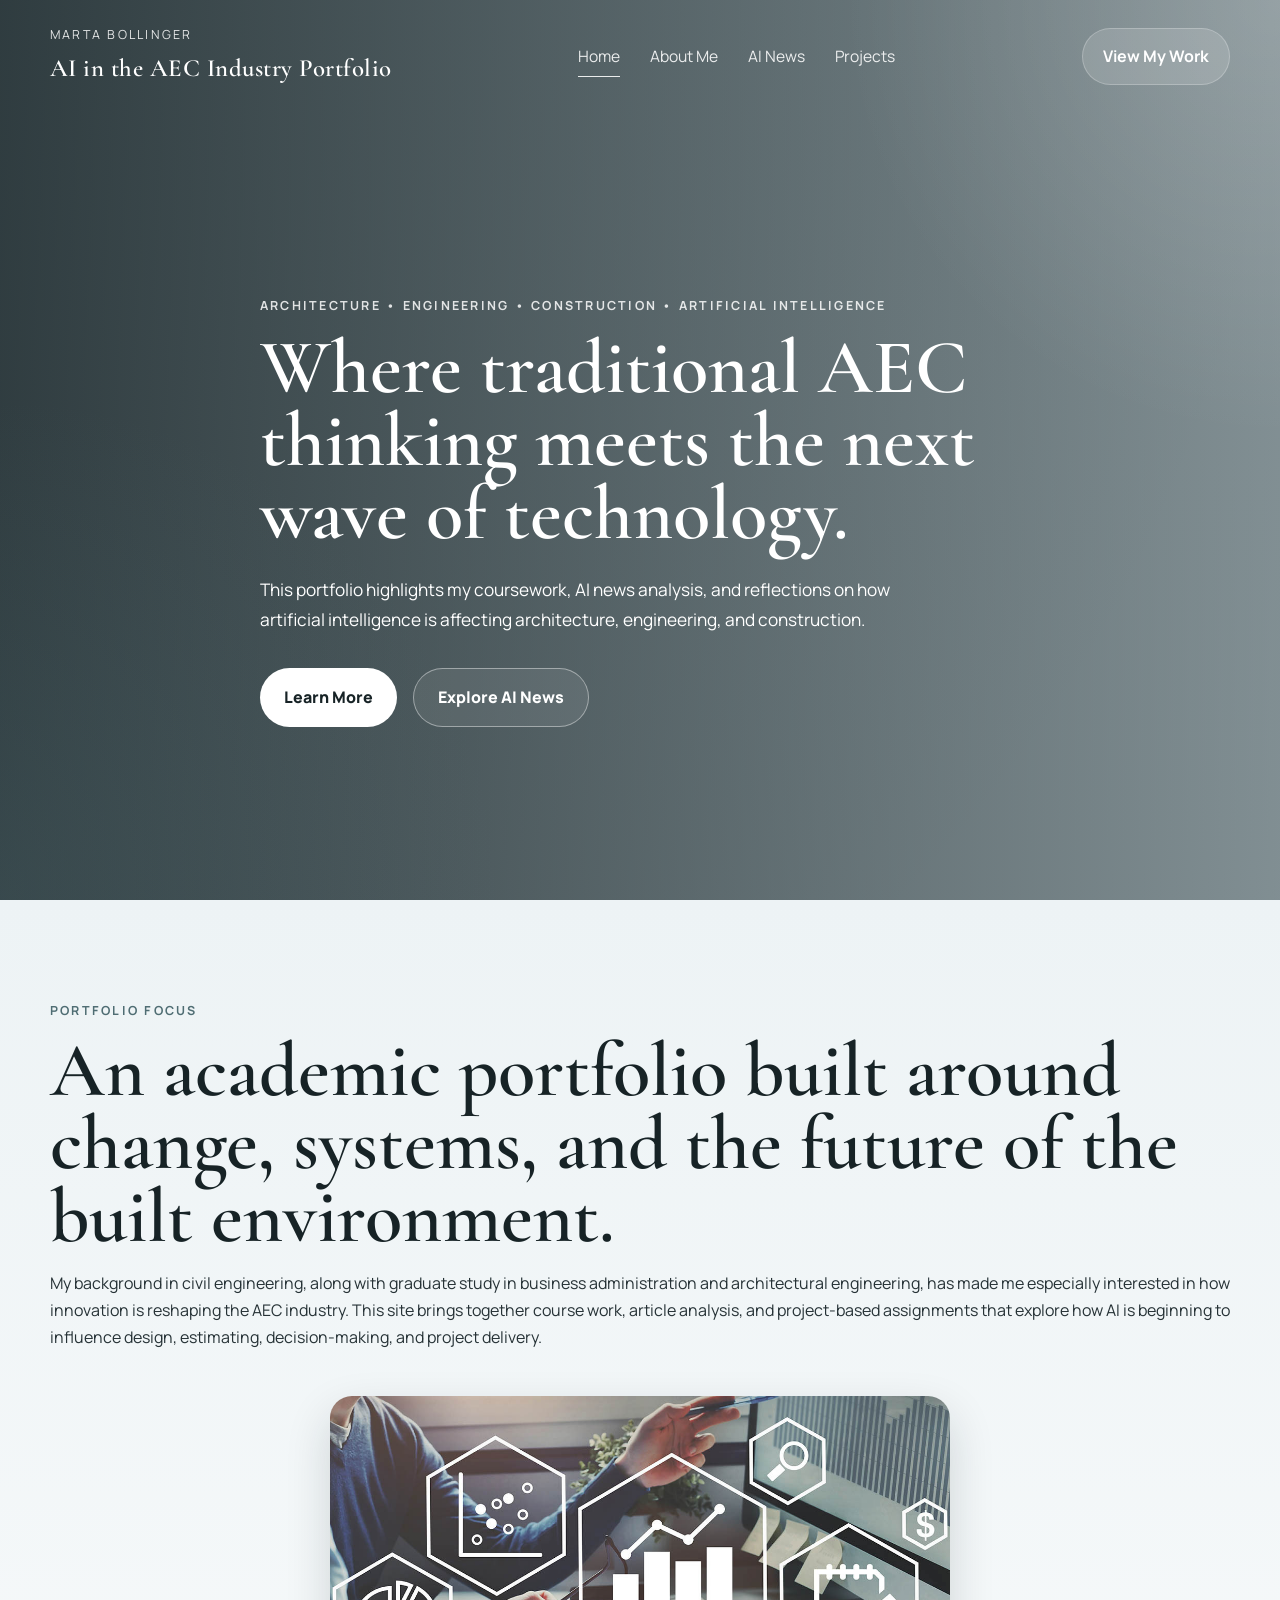
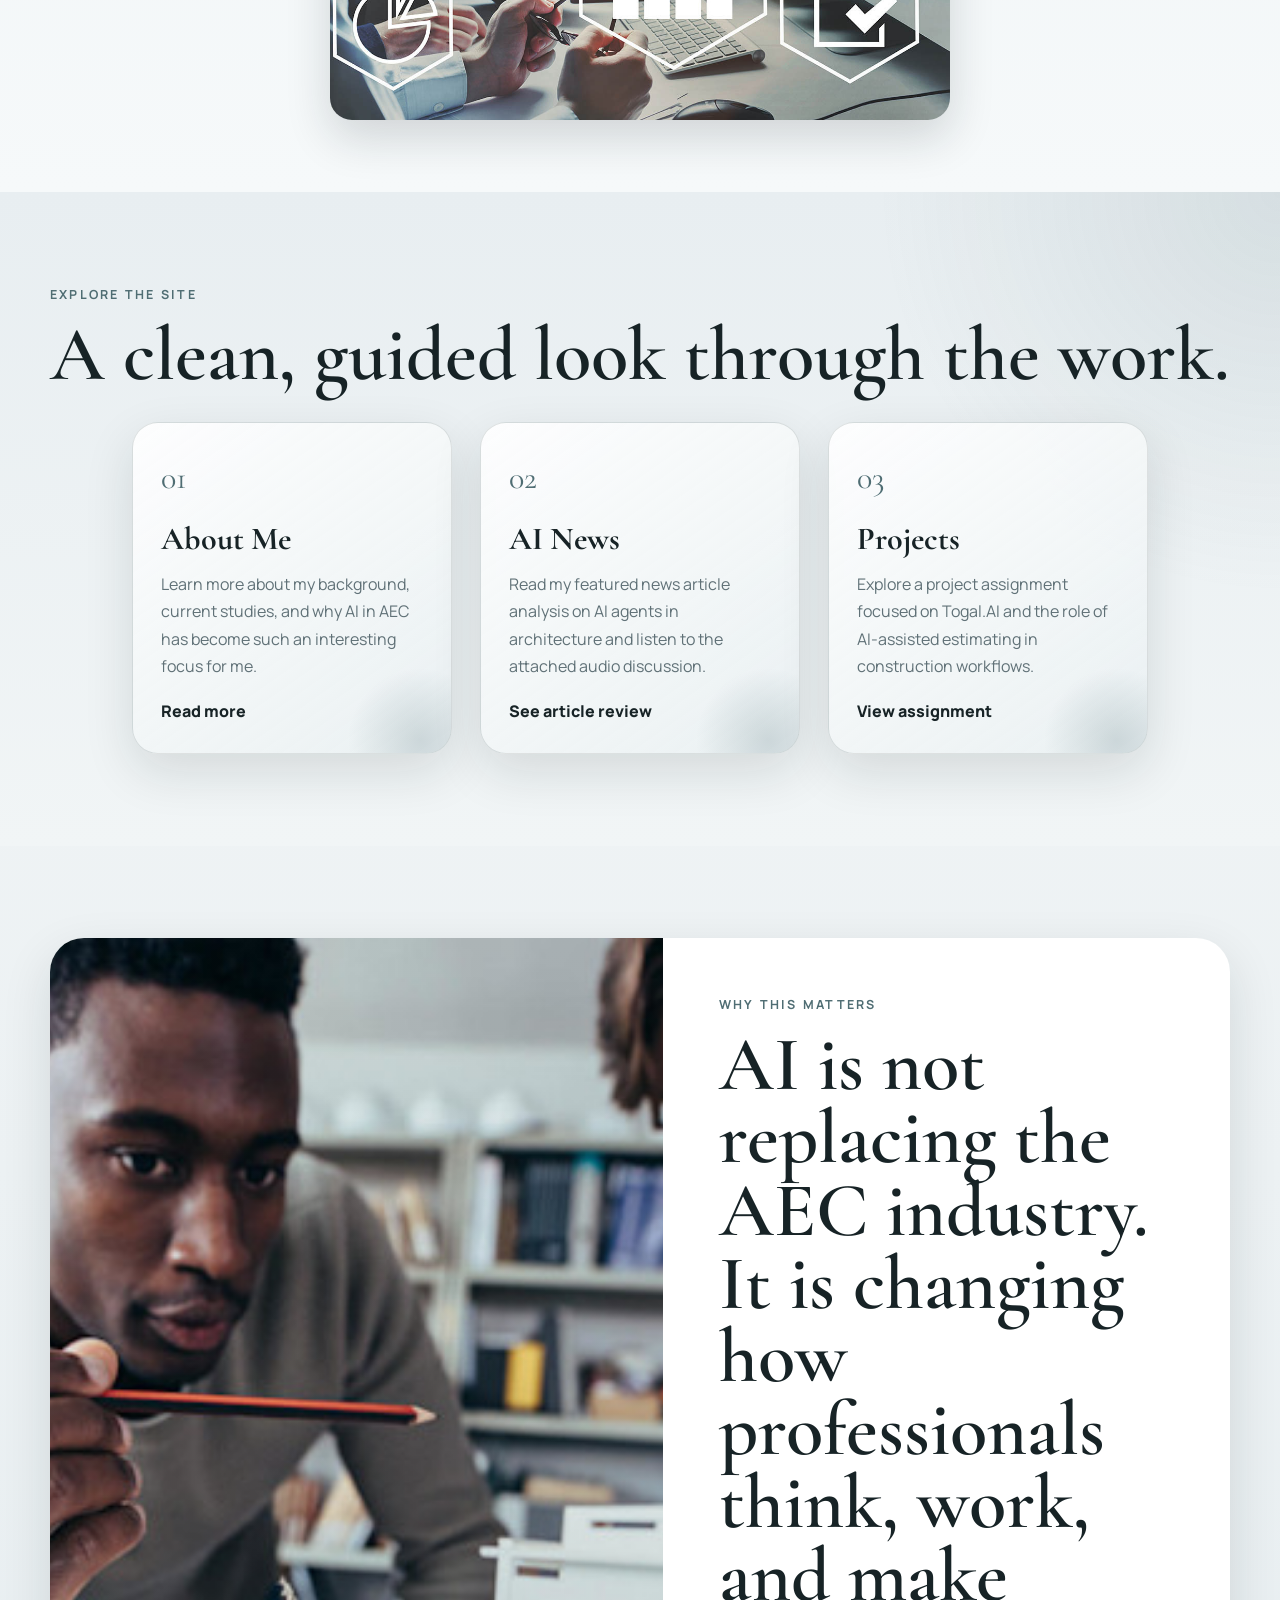
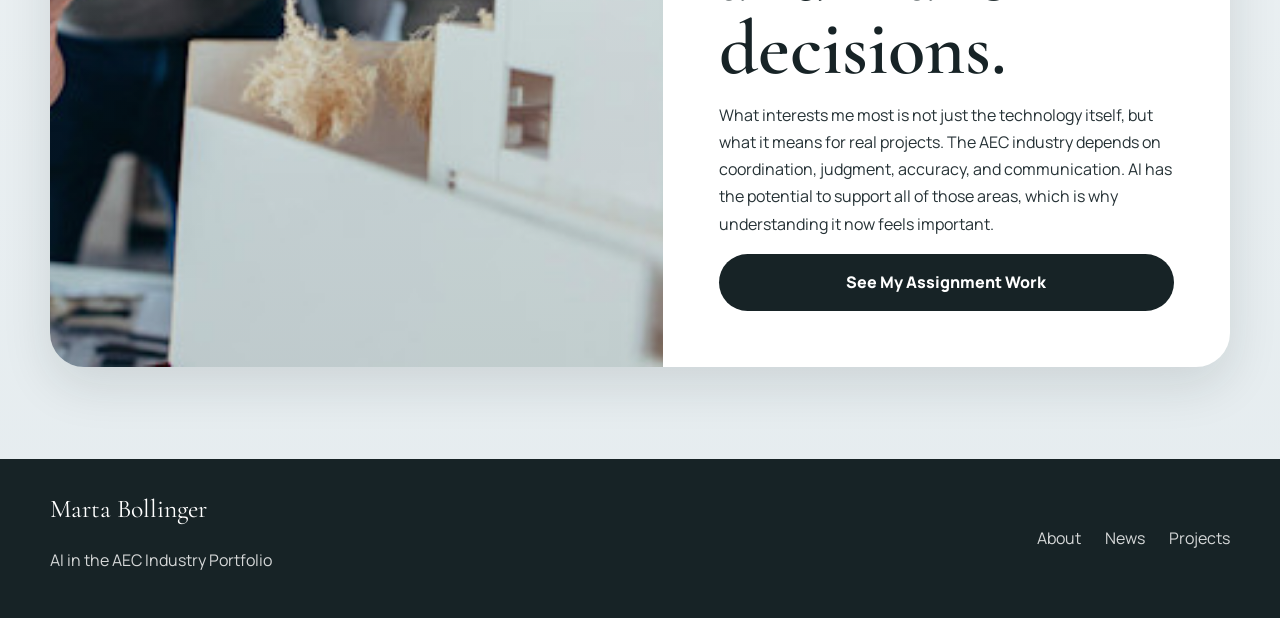
<file: index.html>
<!DOCTYPE html>
<html lang="en">
<head>
  <meta charset="UTF-8" />
  <meta name="viewport" content="width=device-width, initial-scale=1.0" />
  <title>Marta Bollinger | AI in the AEC Industry Portfolio</title>
  <link rel="preconnect" href="https://fonts.googleapis.com">
  <link rel="preconnect" href="https://fonts.gstatic.com" crossorigin>
  <link href="https://fonts.googleapis.com/css2?family=Cormorant+Garamond:wght@400;500;600;700&family=Manrope:wght@400;500;600;700&display=swap" rel="stylesheet">
  <link rel="stylesheet" href="styles.css" />
</head>
<body>
  <header class="site-header site-header--overlay">
    <div class="container nav-wrap">
      <a class="brand" href="index.html">
        <span class="brand-kicker">Marta Bollinger</span>
        <span class="brand-title">AI in the AEC Industry Portfolio</span>
      </a>
      <nav class="main-nav">
        <a href="index.html" class="active">Home</a>
        <a href="about.html">About Me</a>
        <a href="news.html">AI News</a>
        <a href="projects.html">Projects</a>
      </nav>
      <a class="nav-cta" href="projects.html">View My Work</a>
    </div>
  </header>

  <main>
    <section class="hero hero-home">
      <div class="hero-overlay"></div>
      <div class="container hero-content">
        <p class="eyebrow">Architecture • Engineering • Construction • Artificial Intelligence</p>
        <h1>Where traditional AEC thinking meets the next wave of technology.</h1>
        <p class="hero-text">
          This portfolio highlights my coursework, AI news analysis, and reflections on how artificial intelligence is affecting architecture, engineering, and construction.
        </p>
        <div class="hero-actions">
          <a class="btn btn-light" href="about.html">Learn More</a>
          <a class="btn btn-outline-light" href="news.html">Explore AI News</a>
        </div>
      </div>
    </section>

    <section class="section portfolio-focus">
  <div class="container portfolio-focus-stacked">
    <p class="section-label">Portfolio Focus</p>

    <h2>
      An academic portfolio built around change, systems, and the future of the built environment.
    </h2>

    <p>
      My background in civil engineering, along with graduate study in business administration and architectural engineering, has made me especially interested in how innovation is reshaping the AEC industry. This site brings together course work, article analysis, and project-based assignments that explore how AI is beginning to influence design, estimating, decision-making, and project delivery.
    </p>

    <div class="portfolio-focus-image">
      <img src="site-assets/project-management-tools-1.jpeg" alt="AI analytics and project management tools">
    </div>
  </div>
    </section>

    <section class="section cards-section muted-bg">
  <div class="container">
    <div class="section-heading">
      <p class="section-label">Explore the Site</p>
      <h2>A clean, guided look through the work.</h2>
    </div>
        <div class="feature-grid">
          <article class="feature-card">
            <div class="feature-card__number">01</div>
            <h3>About Me</h3>
            <p>Learn more about my background, current studies, and why AI in AEC has become such an interesting focus for me.</p>
            <a href="about.html">Read more</a>
          </article>
          <article class="feature-card">
            <div class="feature-card__number">02</div>
            <h3>AI News</h3>
            <p>Read my featured news article analysis on AI agents in architecture and listen to the attached audio discussion.</p>
            <a href="news.html">See article review</a>
          </article>
          <article class="feature-card">
            <div class="feature-card__number">03</div>
            <h3>Projects</h3>
            <p>Explore a project assignment focused on Togal.AI and the role of AI-assisted estimating in construction workflows.</p>
            <a href="projects.html">View assignment</a>
          </article>
        </div>
      </div>
    </section>

    <section class="section statement-section">
      <div class="container statement-card">
        <div class="statement-card__image"></div>
        <div class="statement-card__content">
          <p class="section-label">Why This Matters</p>
          <h2>AI is not replacing the AEC industry. It is changing how professionals think, work, and make decisions.</h2>
          <p>
            What interests me most is not just the technology itself, but what it means for real projects. The AEC industry depends on coordination, judgment, accuracy, and communication. AI has the potential to support all of those areas, which is why understanding it now feels important.
          </p>
          <a class="btn btn-dark" href="projects.html">See My Assignment Work</a>
        </div>
      </div>
    </section>
  </main>

  <footer class="site-footer">
    <div class="container footer-wrap">
      <div>
        <p class="footer-title">Marta Bollinger</p>
        <p>AI in the AEC Industry Portfolio</p>
      </div>
      <div class="footer-links">
        <a href="about.html">About</a>
        <a href="news.html">News</a>
        <a href="projects.html">Projects</a>
      </div>
    </div>
  </footer>
</body>
</html>
</file>
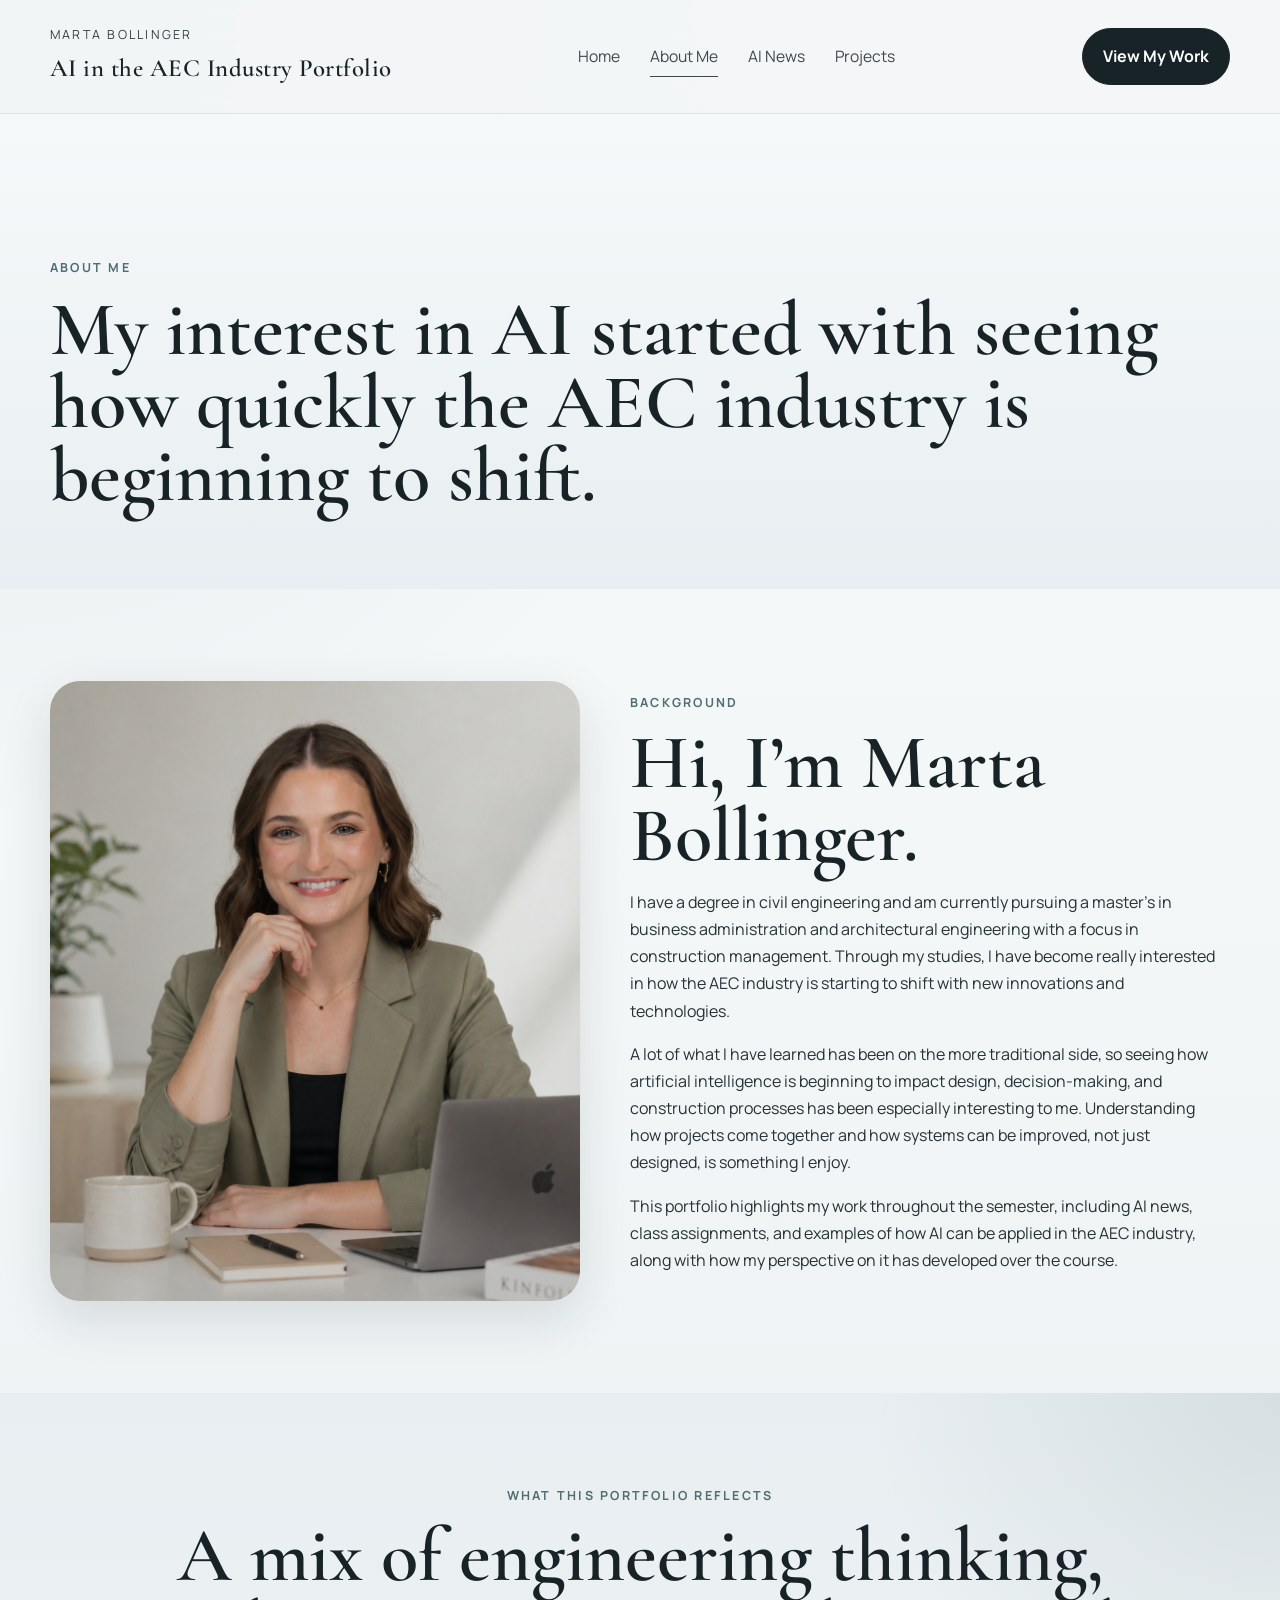
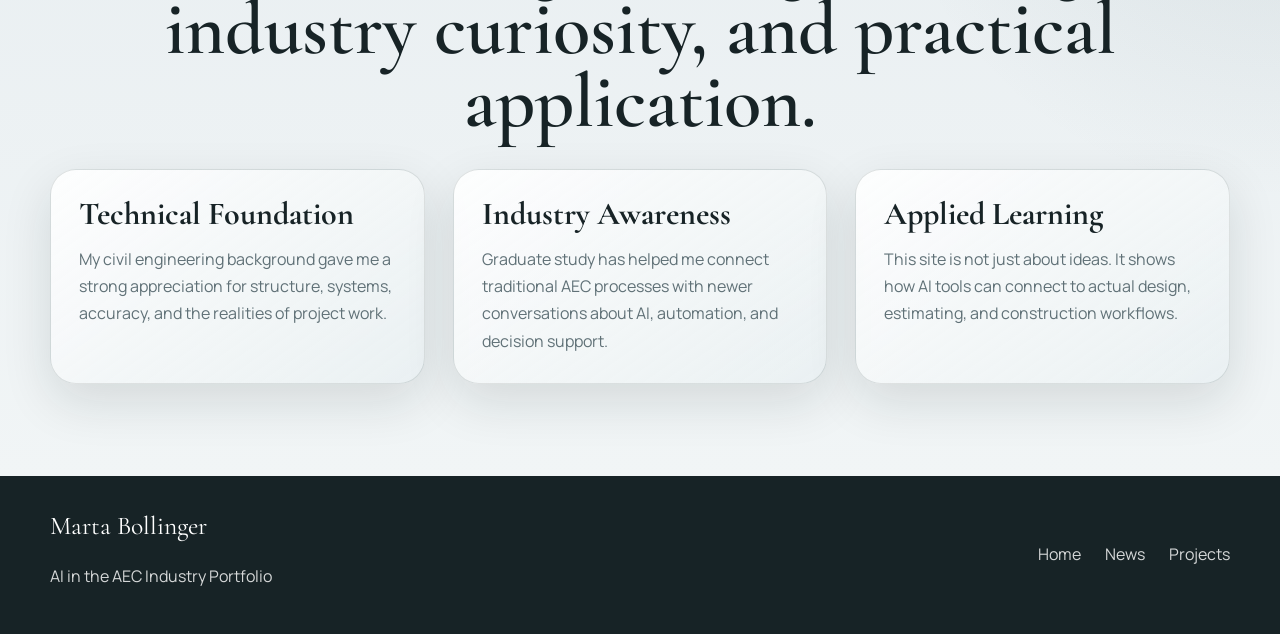
<file: about.html>
<!DOCTYPE html>
<html lang="en">
<head>
  <meta charset="UTF-8" />
  <meta name="viewport" content="width=device-width, initial-scale=1.0" />
  <title>About Me | Marta Bollinger</title>
  <link rel="preconnect" href="https://fonts.googleapis.com">
  <link rel="preconnect" href="https://fonts.gstatic.com" crossorigin>
  <link href="https://fonts.googleapis.com/css2?family=Cormorant+Garamond:wght@400;500;600;700&family=Manrope:wght@400;500;600;700&display=swap" rel="stylesheet">
  <link rel="stylesheet" href="styles.css" />
</head>
<body>
  <header class="site-header site-header--solid">
    <div class="container nav-wrap">
      <a class="brand brand--dark" href="index.html">
        <span class="brand-kicker">Marta Bollinger</span>
        <span class="brand-title">AI in the AEC Industry Portfolio</span>
      </a>
      <nav class="main-nav main-nav--dark">
        <a href="index.html">Home</a>
        <a href="about.html" class="active">About Me</a>
        <a href="news.html">AI News</a>
        <a href="projects.html">Projects</a>
      </nav>
      <a class="nav-cta nav-cta--dark" href="projects.html">View My Work</a>
    </div>
  </header>

  <main>
    <section class="page-hero page-hero--light">
      <div class="container page-hero__inner">
        <p class="eyebrow eyebrow-dark">About Me</p>
        <h1>My interest in AI started with seeing how quickly the AEC industry is beginning to shift.</h1>
      </div>
    </section>

    <section class="section">
      <div class="container about-layout">
        <div class="about-image"></div>
        <div class="about-copy">
          <p class="section-label">Background</p>
          <h2>Hi, I’m Marta Bollinger.</h2>
          <p>
            I have a degree in civil engineering and am currently pursuing a master’s in business administration and architectural engineering with a focus in construction management. Through my studies, I have become really interested in how the AEC industry is starting to shift with new innovations and technologies.
          </p>
          <p>
            A lot of what I have learned has been on the more traditional side, so seeing how artificial intelligence is beginning to impact design, decision-making, and construction processes has been especially interesting to me. Understanding how projects come together and how systems can be improved, not just designed, is something I enjoy.
          </p>
          <p>
            This portfolio highlights my work throughout the semester, including AI news, class assignments, and examples of how AI can be applied in the AEC industry, along with how my perspective on it has developed over the course.
          </p>
        </div>
      </div>
    </section>

    <section class="section muted-bg">
      <div class="container">
        <div class="section-heading section-heading--center">
          <p class="section-label">What This Portfolio Reflects</p>
          <h2>A mix of engineering thinking, industry curiosity, and practical application.</h2>
        </div>
        <div class="value-grid">
          <article class="value-card">
            <h3>Technical Foundation</h3>
            <p>My civil engineering background gave me a strong appreciation for structure, systems, accuracy, and the realities of project work.</p>
          </article>
          <article class="value-card">
            <h3>Industry Awareness</h3>
            <p>Graduate study has helped me connect traditional AEC processes with newer conversations about AI, automation, and decision support.</p>
          </article>
          <article class="value-card">
            <h3>Applied Learning</h3>
            <p>This site is not just about ideas. It shows how AI tools can connect to actual design, estimating, and construction workflows.</p>
          </article>
        </div>
      </div>
    </section>
  </main>

  <footer class="site-footer">
    <div class="container footer-wrap">
      <div>
        <p class="footer-title">Marta Bollinger</p>
        <p>AI in the AEC Industry Portfolio</p>
      </div>
      <div class="footer-links">
        <a href="index.html">Home</a>
        <a href="news.html">News</a>
        <a href="projects.html">Projects</a>
      </div>
    </div>
  </footer>
</body>
</html>
</file>
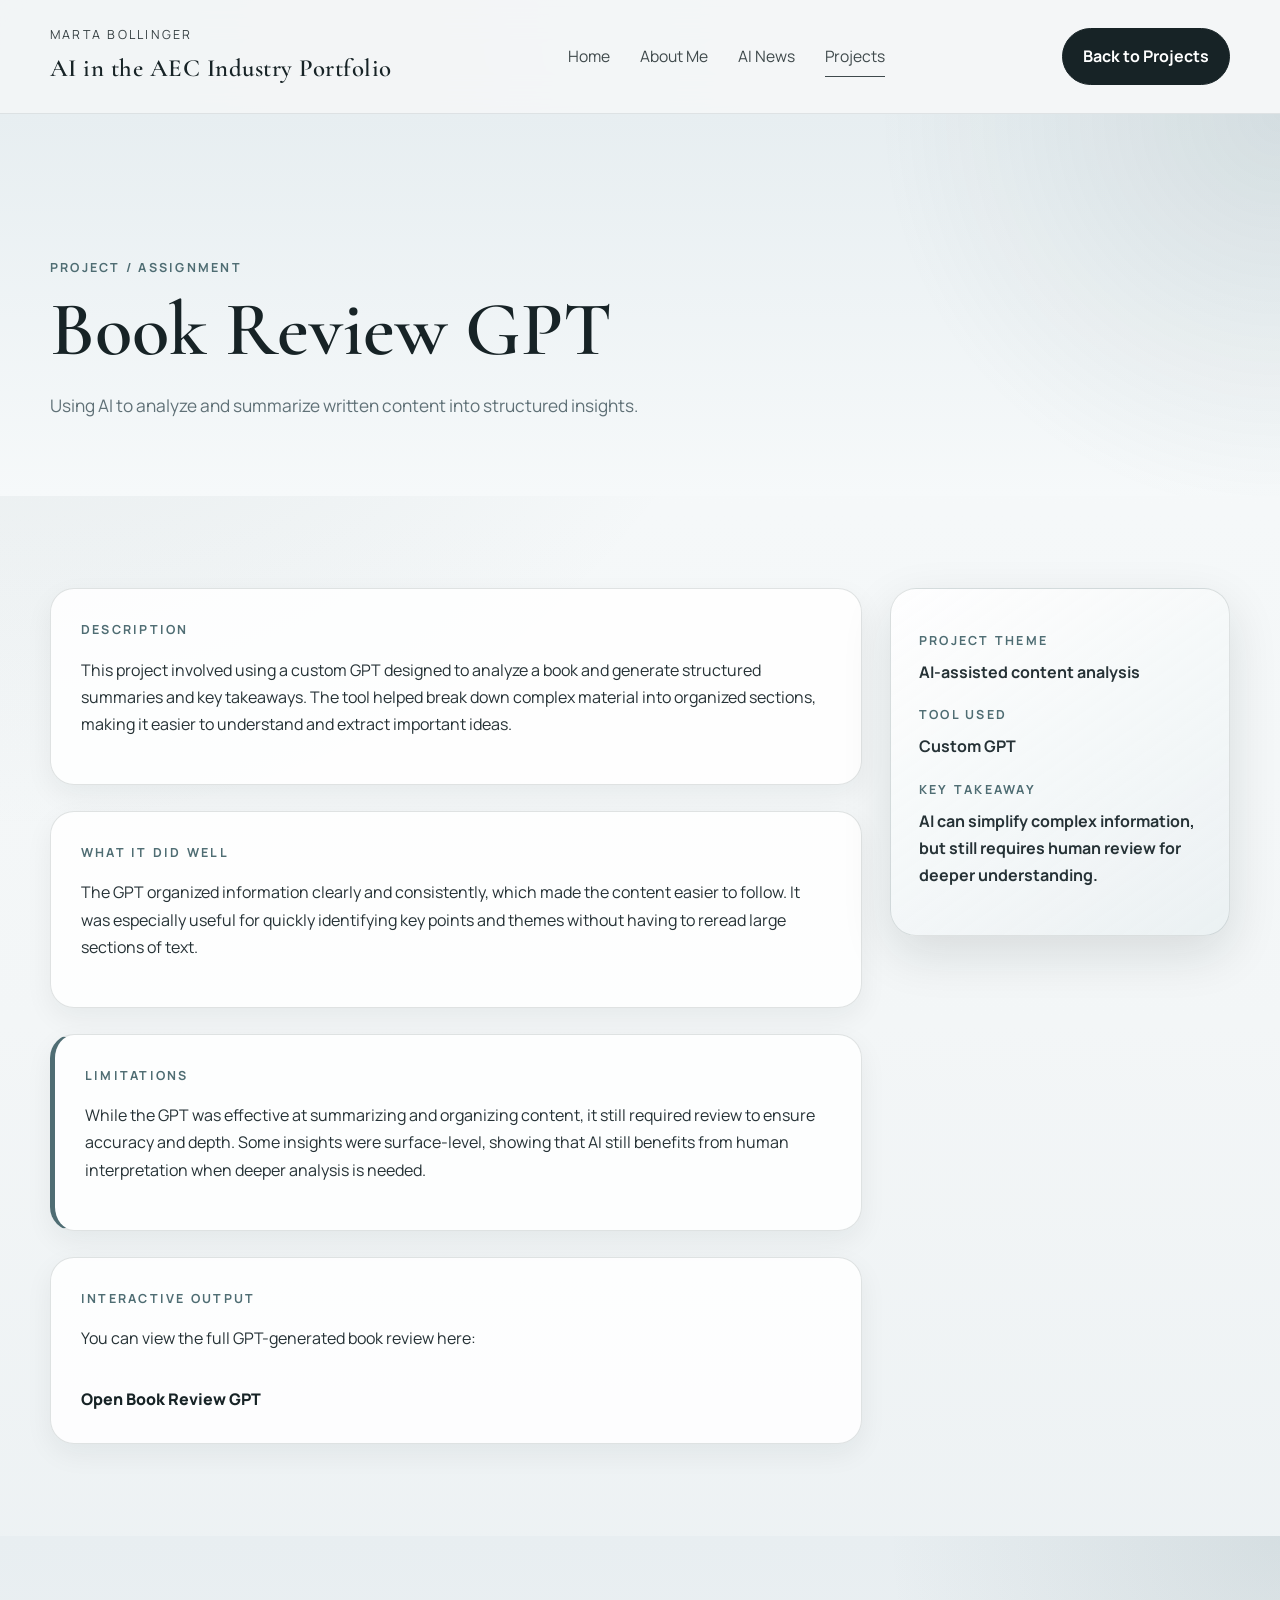
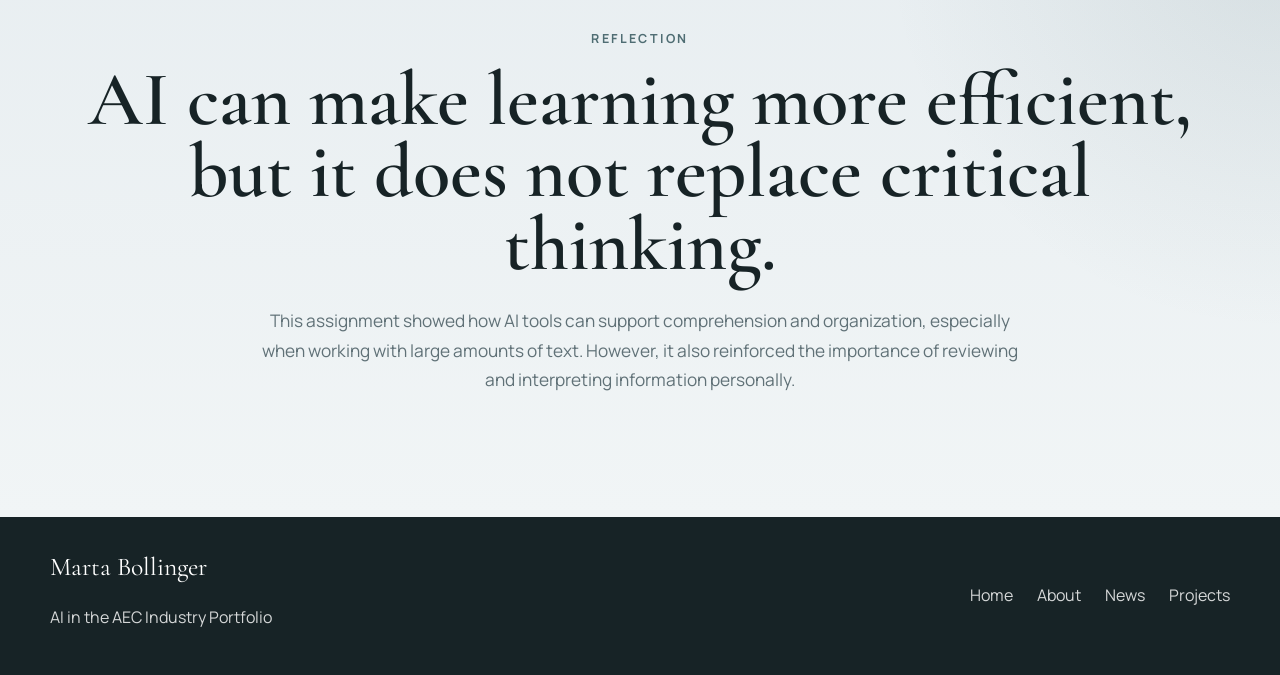
<file: bookgpt.html>
<!DOCTYPE html>
<html lang="en">
<head>
  <meta charset="UTF-8" />
  <meta name="viewport" content="width=device-width, initial-scale=1.0" />
  <title>Book Review GPT | Marta Bollinger</title>
  <link rel="preconnect" href="https://fonts.googleapis.com">
  <link rel="preconnect" href="https://fonts.gstatic.com" crossorigin>
  <link href="https://fonts.googleapis.com/css2?family=Cormorant+Garamond:wght@400;500;600;700&family=Manrope:wght@400;500;600;700&display=swap" rel="stylesheet">
  <link rel="stylesheet" href="styles.css" />
</head>
<body>
  <header class="site-header site-header--solid">
    <div class="container nav-wrap">
      <a class="brand brand--dark" href="index.html">
        <span class="brand-kicker">Marta Bollinger</span>
        <span class="brand-title">AI in the AEC Industry Portfolio</span>
      </a>
      <nav class="main-nav main-nav--dark">
        <a href="index.html">Home</a>
        <a href="about.html">About Me</a>
        <a href="news.html">AI News</a>
        <a href="projects.html" class="active">Projects</a>
      </nav>
      <a class="nav-cta nav-cta--dark" href="projects.html">Back to Projects</a>
    </div>
  </header>

  <main>
    <section class="page-hero page-hero--stone">
      <div class="container page-hero__inner">
        <p class="eyebrow eyebrow-dark">Project / Assignment</p>
        <h1>Book Review GPT</h1>
        <p class="page-subtitle page-subtitle--dark">Using AI to analyze and summarize written content into structured insights.</p>
      </div>
    </section>

    <section class="section">
      <div class="container project-layout">
        <div class="project-main">

          <div class="content-block">
            <p class="section-label">Description</p>
            <p>
              This project involved using a custom GPT designed to analyze a book and generate structured summaries and key takeaways. The tool helped break down complex material into organized sections, making it easier to understand and extract important ideas.
            </p>
          </div>

          <div class="content-block">
            <p class="section-label">What It Did Well</p>
            <p>
              The GPT organized information clearly and consistently, which made the content easier to follow. It was especially useful for quickly identifying key points and themes without having to reread large sections of text.
            </p>
          </div>

          <div class="content-block bordered-block">
            <p class="section-label">Limitations</p>
            <p>
              While the GPT was effective at summarizing and organizing content, it still required review to ensure accuracy and depth. Some insights were surface-level, showing that AI still benefits from human interpretation when deeper analysis is needed.
            </p>
          </div>

          <div class="content-block">
            <p class="section-label">Interactive Output</p>
            <p>
              You can view the full GPT-generated book review here:
            </p>

            <a class="external-link" href="https://chatgpt.com/share/69a0de30-18c0-8002-84bf-6455fa0b8776" target="_blank">
              Open Book Review GPT
            </a>
          </div>

        </div>

        <aside class="project-sidebar">
          <div class="card-soft">
            <p class="meta-label">Project Theme</p>
            <p class="meta-value">AI-assisted content analysis</p>

            <p class="meta-label">Tool Used</p>
            <p class="meta-value">Custom GPT</p>

            <p class="meta-label">Key Takeaway</p>
            <p class="meta-value">AI can simplify complex information, but still requires human review for deeper understanding.</p>
          </div>
        </aside>
      </div>
    </section>

    <section class="section muted-bg">
      <div class="container">
        <div class="section-heading section-heading--center">
          <p class="section-label">Reflection</p>
          <h2>AI can make learning more efficient, but it does not replace critical thinking.</h2>
          <p class="page-subtitle page-subtitle--dark page-subtitle--narrow">
            This assignment showed how AI tools can support comprehension and organization, especially when working with large amounts of text. However, it also reinforced the importance of reviewing and interpreting information personally.
          </p>
        </div>
      </div>
    </section>
  </main>

  <footer class="site-footer">
    <div class="container footer-wrap">
      <div>
        <p class="footer-title">Marta Bollinger</p>
        <p>AI in the AEC Industry Portfolio</p>
      </div>
      <div class="footer-links">
        <a href="index.html">Home</a>
        <a href="about.html">About</a>
        <a href="news.html">News</a>
        <a href="projects.html">Projects</a>
      </div>
    </div>
  </footer>
</body>
</html>
</file>
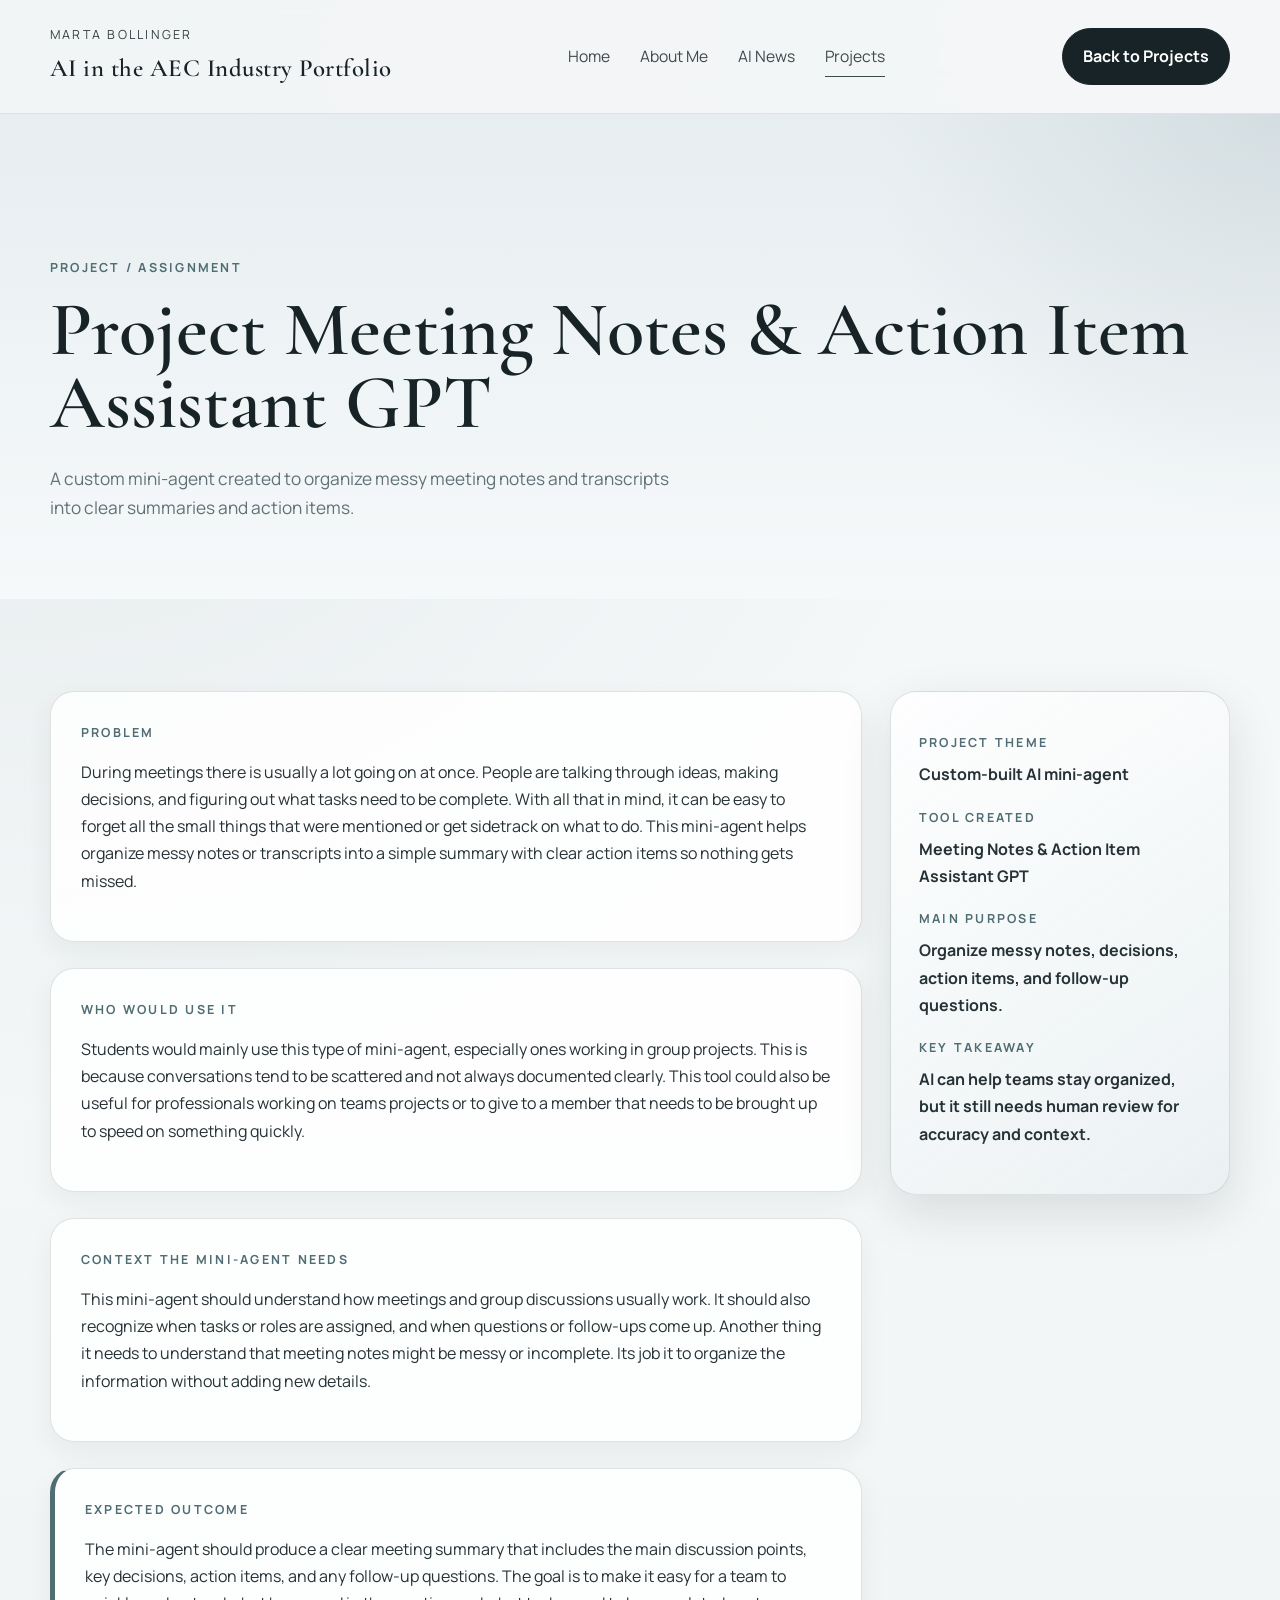
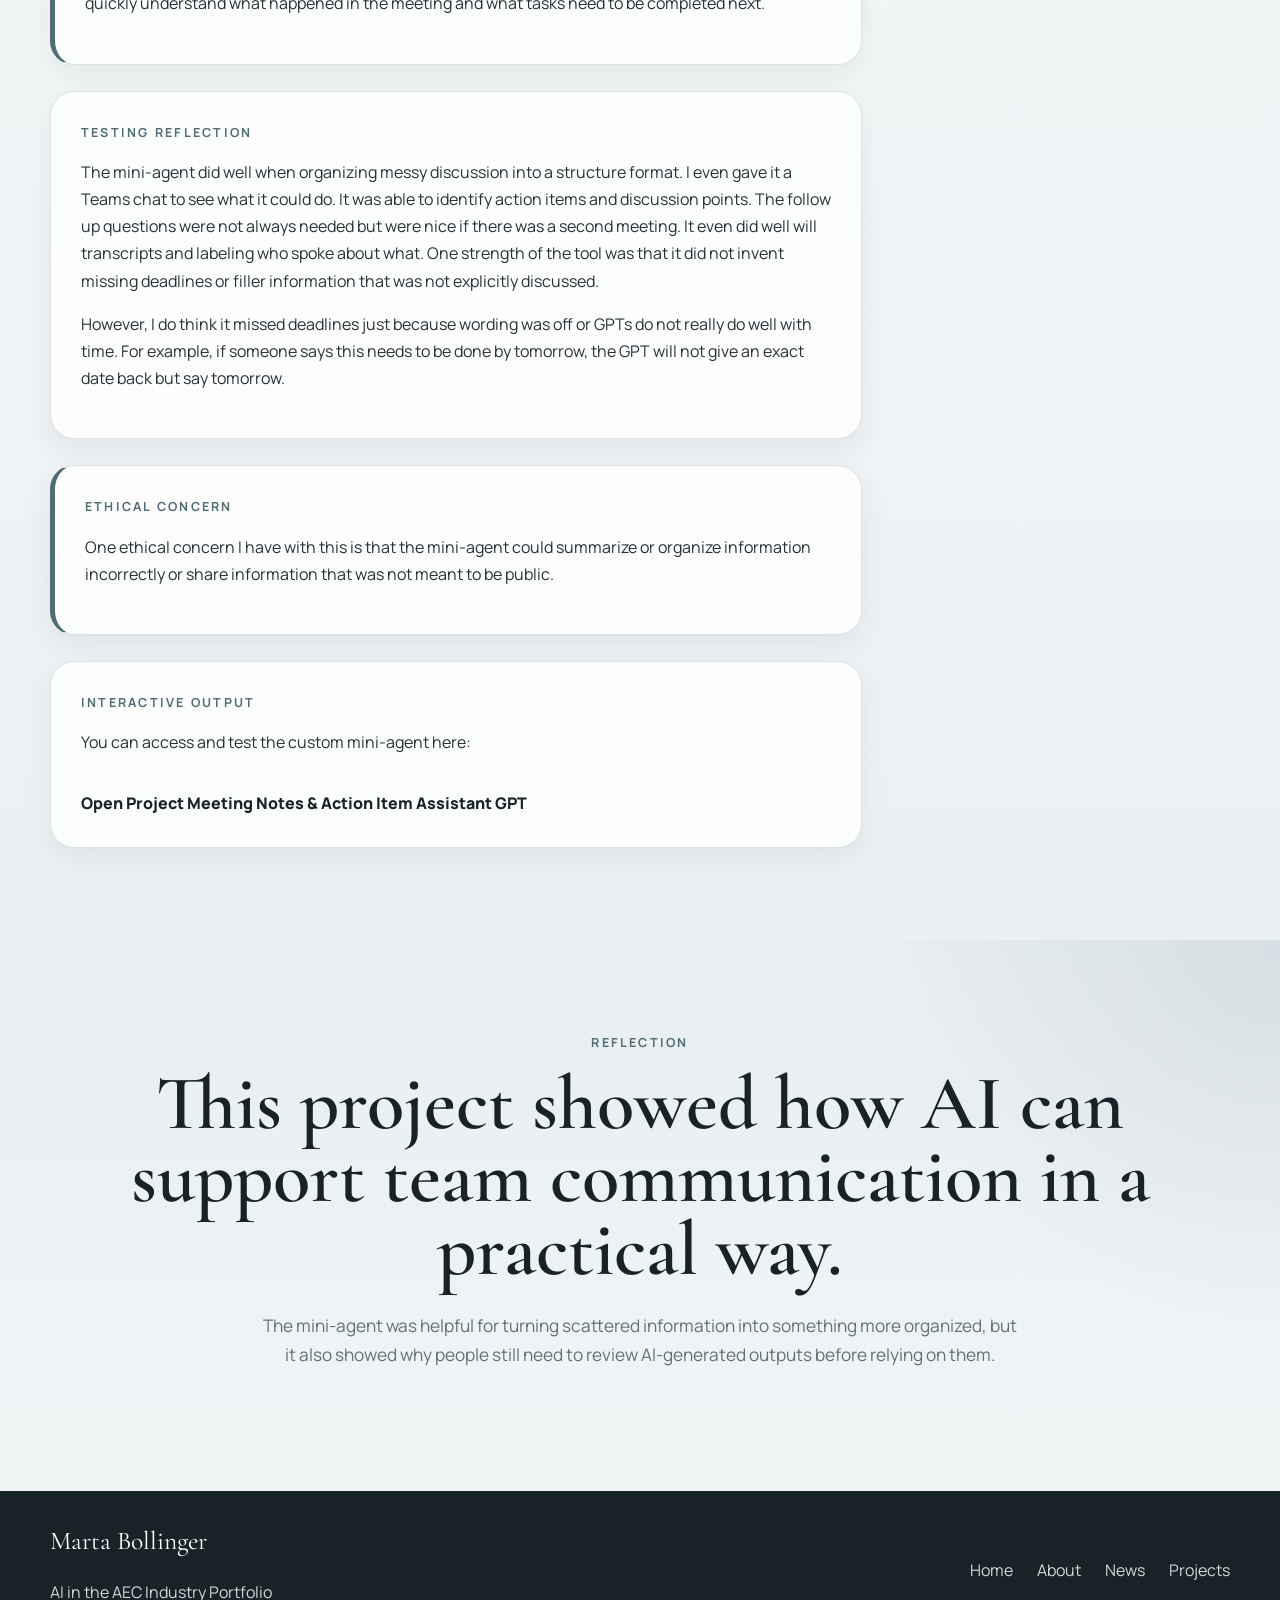
<file: customagent.html>
<!DOCTYPE html>
<html lang="en">
<head>
  <meta charset="UTF-8" />
  <meta name="viewport" content="width=device-width, initial-scale=1.0" />
  <title>Custom Mini-Agent | Marta Bollinger</title>
  <link rel="preconnect" href="https://fonts.googleapis.com">
  <link rel="preconnect" href="https://fonts.gstatic.com" crossorigin>
  <link href="https://fonts.googleapis.com/css2?family=Cormorant+Garamond:wght@400;500;600;700&family=Manrope:wght@400;500;600;700&display=swap" rel="stylesheet">
  <link rel="stylesheet" href="styles.css" />
</head>

<body>
  <header class="site-header site-header--solid">
    <div class="container nav-wrap">
      <a class="brand brand--dark" href="index.html">
        <span class="brand-kicker">Marta Bollinger</span>
        <span class="brand-title">AI in the AEC Industry Portfolio</span>
      </a>
      <nav class="main-nav main-nav--dark">
        <a href="index.html">Home</a>
        <a href="about.html">About Me</a>
        <a href="news.html">AI News</a>
        <a href="projects.html" class="active">Projects</a>
      </nav>
      <a class="nav-cta nav-cta--dark" href="projects.html">Back to Projects</a>
    </div>
  </header>

  <main>
    <section class="page-hero page-hero--stone">
      <div class="container page-hero__inner">
        <p class="eyebrow eyebrow-dark">Project / Assignment</p>
        <h1>Project Meeting Notes & Action Item Assistant GPT</h1>
        <p class="page-subtitle page-subtitle--dark">A custom mini-agent created to organize messy meeting notes and transcripts into clear summaries and action items.</p>
      </div>
    </section>

    <section class="section">
      <div class="container project-layout">

        <div class="project-main">

          <div class="content-block">
            <p class="section-label">Problem</p>
            <p>
              During meetings there is usually a lot going on at once. People are talking through ideas, making decisions, and figuring out what tasks need to be complete. With all that in mind, it can be easy to forget all the small things that were mentioned or get sidetrack on what to do. This mini-agent helps organize messy notes or transcripts into a simple summary with clear action items so nothing gets missed.
            </p>
          </div>

          <div class="content-block">
            <p class="section-label">Who Would Use It</p>
            <p>
              Students would mainly use this type of mini-agent, especially ones working in group projects. This is because conversations tend to be scattered and not always documented clearly. This tool could also be useful for professionals working on teams projects or to give to a member that needs to be brought up to speed on something quickly.
            </p>
          </div>

          <div class="content-block">
            <p class="section-label">Context the Mini-Agent Needs</p>
            <p>
              This mini-agent should understand how meetings and group discussions usually work. It should also recognize when tasks or roles are assigned, and when questions or follow-ups come up. Another thing it needs to understand that meeting notes might be messy or incomplete. Its job it to organize the information without adding new details.
            </p>
          </div>

          <div class="content-block bordered-block">
            <p class="section-label">Expected Outcome</p>
            <p>
              The mini-agent should produce a clear meeting summary that includes the main discussion points, key decisions, action items, and any follow-up questions. The goal is to make it easy for a team to quickly understand what happened in the meeting and what tasks need to be completed next.
            </p>
          </div>

          <div class="content-block">
            <p class="section-label">Testing Reflection</p>
            <p>
              The mini-agent did well when organizing messy discussion into a structure format. I even gave it a Teams chat to see what it could do. It was able to identify action items and discussion points. The follow up questions were not always needed but were nice if there was a second meeting. It even did well will transcripts and labeling who spoke about what. One strength of the tool was that it did not invent missing deadlines or filler information that was not explicitly discussed.
            </p>

            <p>
              However, I do think it missed deadlines just because wording was off or GPTs do not really do well with time. For example, if someone says this needs to be done by tomorrow, the GPT will not give an exact date back but say tomorrow.
            </p>
          </div>

          <div class="content-block bordered-block">
            <p class="section-label">Ethical Concern</p>
            <p>
              One ethical concern I have with this is that the mini-agent could summarize or organize information incorrectly or share information that was not meant to be public.
            </p>
          </div>

          <div class="content-block">
            <p class="section-label">Interactive Output</p>
            <p>
              You can access and test the custom mini-agent here:
            </p>

            <a class="external-link" href="https://chatgpt.com/g/g-69b2dacc8cf08191986f235f8d8facf7-project-meeting-notes-action-items-assistant" target="_blank" rel="noopener noreferrer">
              Open Project Meeting Notes & Action Item Assistant GPT
            </a>
          </div>

        </div>

        <aside class="project-sidebar">
          <div class="card-soft">
            <p class="meta-label">Project Theme</p>
            <p class="meta-value">Custom-built AI mini-agent</p>

            <p class="meta-label">Tool Created</p>
            <p class="meta-value">Meeting Notes & Action Item Assistant GPT</p>

            <p class="meta-label">Main Purpose</p>
            <p class="meta-value">Organize messy notes, decisions, action items, and follow-up questions.</p>

            <p class="meta-label">Key Takeaway</p>
            <p class="meta-value">AI can help teams stay organized, but it still needs human review for accuracy and context.</p>
          </div>
        </aside>

      </div>
    </section>

    <section class="section muted-bg">
      <div class="container">
        <div class="section-heading section-heading--center">
          <p class="section-label">Reflection</p>
          <h2>This project showed how AI can support team communication in a practical way.</h2>
          <p class="page-subtitle page-subtitle--dark page-subtitle--narrow">
            The mini-agent was helpful for turning scattered information into something more organized, but it also showed why people still need to review AI-generated outputs before relying on them.
          </p>
        </div>
      </div>
    </section>
  </main>

  <footer class="site-footer">
    <div class="container footer-wrap">
      <div>
        <p class="footer-title">Marta Bollinger</p>
        <p>AI in the AEC Industry Portfolio</p>
      </div>
      <div class="footer-links">
        <a href="index.html">Home</a>
        <a href="about.html">About</a>
        <a href="news.html">News</a>
        <a href="projects.html">Projects</a>
      </div>
    </div>
  </footer>
</body>
</html>
</file>
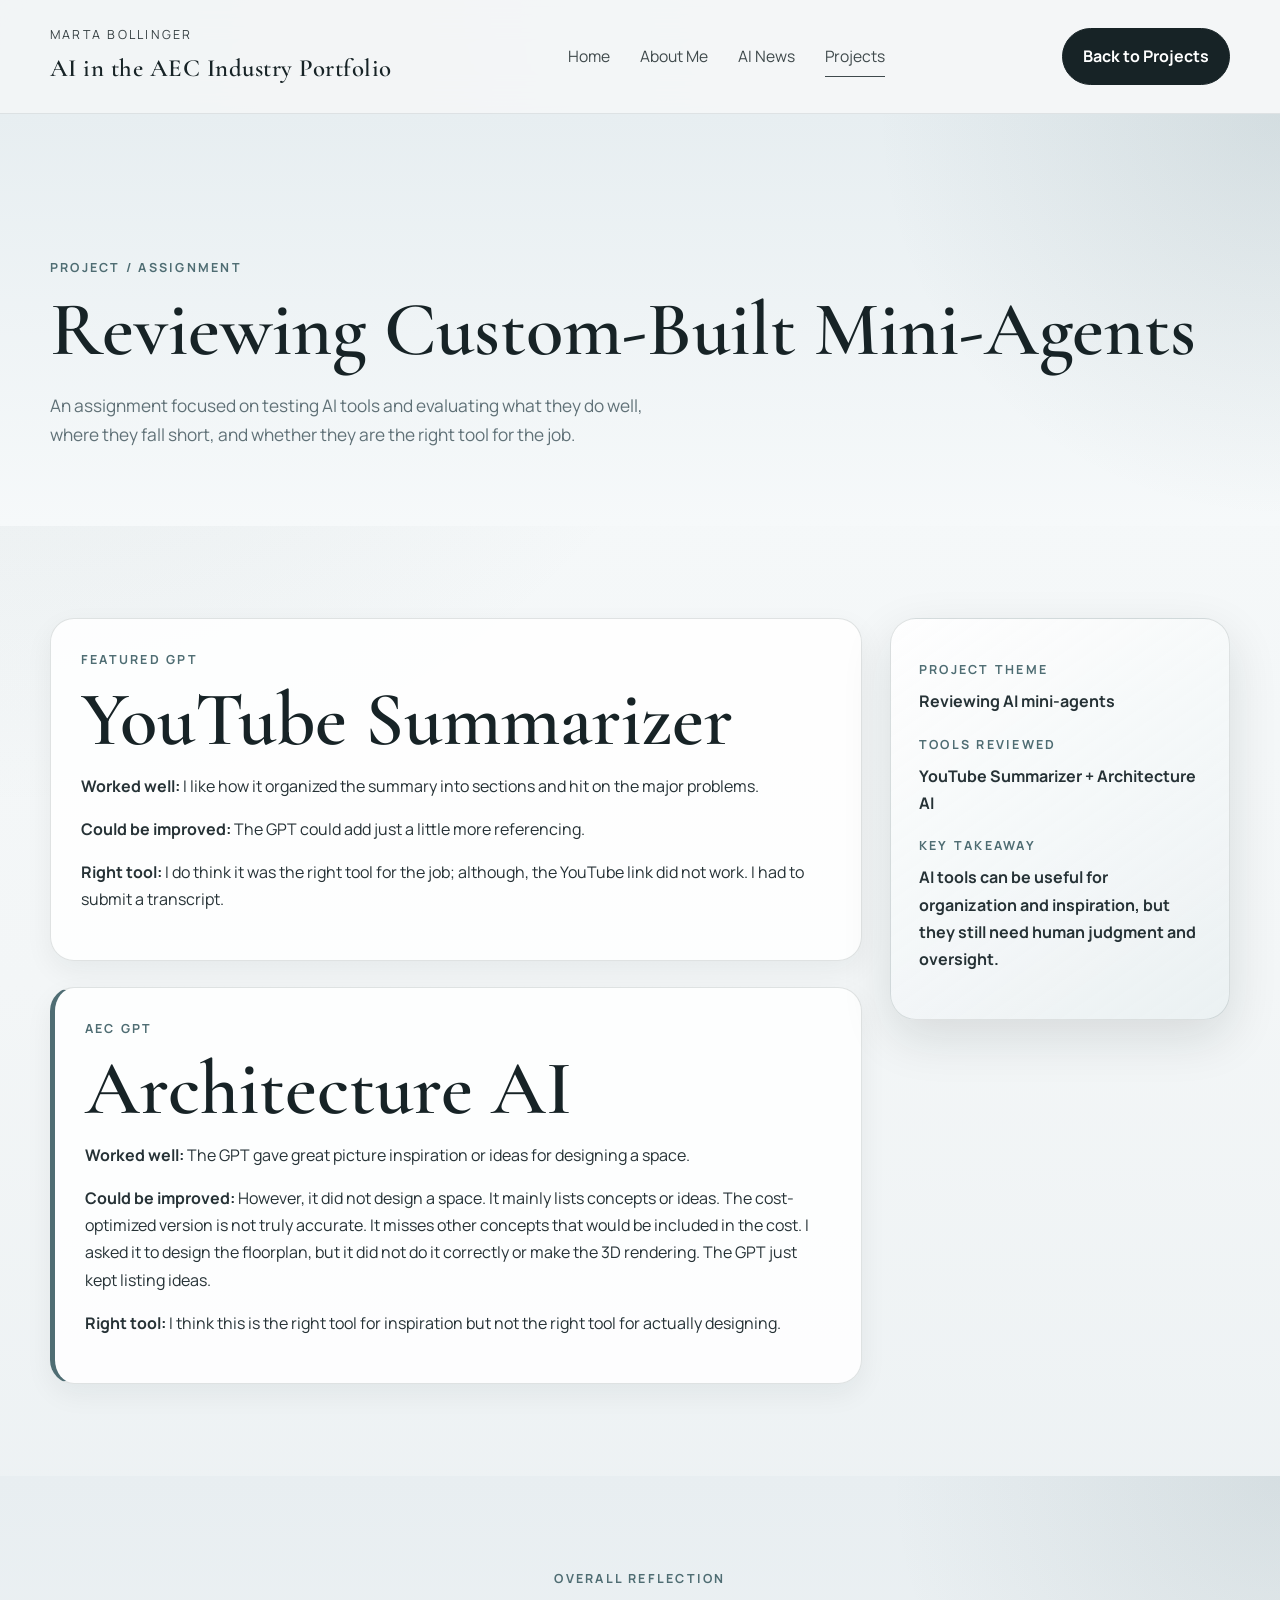
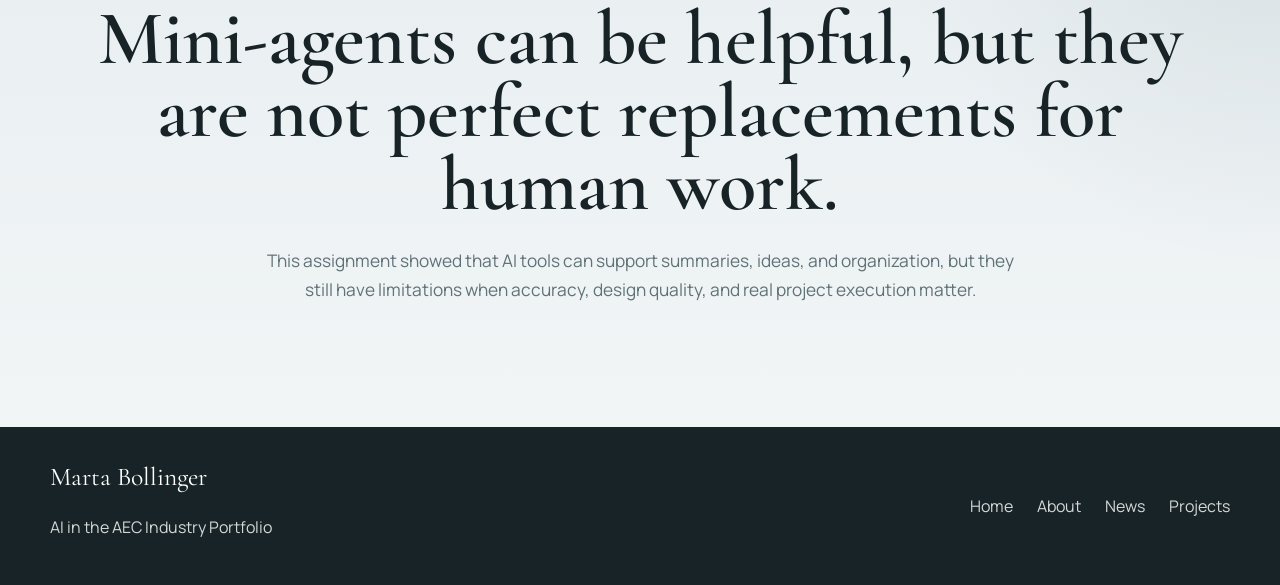
<file: miniagents.html>
<!DOCTYPE html>
<html lang="en">
<head>
  <meta charset="UTF-8" />
  <meta name="viewport" content="width=device-width, initial-scale=1.0" />
  <title>Mini-Agents | Marta Bollinger</title>
  <link rel="preconnect" href="https://fonts.googleapis.com">
  <link rel="preconnect" href="https://fonts.gstatic.com" crossorigin>
  <link href="https://fonts.googleapis.com/css2?family=Cormorant+Garamond:wght@400;500;600;700&family=Manrope:wght@400;500;600;700&display=swap" rel="stylesheet">
  <link rel="stylesheet" href="styles.css" />
</head>
<body>
  <header class="site-header site-header--solid">
    <div class="container nav-wrap">
      <a class="brand brand--dark" href="index.html">
        <span class="brand-kicker">Marta Bollinger</span>
        <span class="brand-title">AI in the AEC Industry Portfolio</span>
      </a>
      <nav class="main-nav main-nav--dark">
        <a href="index.html">Home</a>
        <a href="about.html">About Me</a>
        <a href="news.html">AI News</a>
        <a href="projects.html" class="active">Projects</a>
      </nav>
      <a class="nav-cta nav-cta--dark" href="projects.html">Back to Projects</a>
    </div>
  </header>

  <main>
    <section class="page-hero page-hero--stone">
      <div class="container page-hero__inner">
        <p class="eyebrow eyebrow-dark">Project / Assignment</p>
        <h1>Reviewing Custom-Built Mini-Agents</h1>
        <p class="page-subtitle page-subtitle--dark">An assignment focused on testing AI tools and evaluating what they do well, where they fall short, and whether they are the right tool for the job.</p>
      </div>
    </section>

    <section class="section">
      <div class="container project-layout">
        <div class="project-main">

          <div class="content-block">
            <p class="section-label">Featured GPT</p>
            <h2>YouTube Summarizer</h2>

            <p>
              <strong>Worked well:</strong> I like how it organized the summary into sections and hit on the major problems.
            </p>

            <p>
              <strong>Could be improved:</strong> The GPT could add just a little more referencing.
            </p>

            <p>
              <strong>Right tool:</strong> I do think it was the right tool for the job; although, the YouTube link did not work. I had to submit a transcript.
            </p>
          </div>

          <div class="content-block bordered-block">
            <p class="section-label">AEC GPT</p>
            <h2>Architecture AI</h2>

            <p>
              <strong>Worked well:</strong> The GPT gave great picture inspiration or ideas for designing a space.
            </p>

            <p>
              <strong>Could be improved:</strong> However, it did not design a space. It mainly lists concepts or ideas. The cost-optimized version is not truly accurate. It misses other concepts that would be included in the cost. I asked it to design the floorplan, but it did not do it correctly or make the 3D rendering. The GPT just kept listing ideas.
            </p>

            <p>
              <strong>Right tool:</strong> I think this is the right tool for inspiration but not the right tool for actually designing.
            </p>
          </div>

        </div>

        <aside class="project-sidebar">
          <div class="card-soft">
            <p class="meta-label">Project Theme</p>
            <p class="meta-value">Reviewing AI mini-agents</p>

            <p class="meta-label">Tools Reviewed</p>
            <p class="meta-value">YouTube Summarizer + Architecture AI</p>

            <p class="meta-label">Key Takeaway</p>
            <p class="meta-value">AI tools can be useful for organization and inspiration, but they still need human judgment and oversight.</p>
          </div>
        </aside>
      </div>
    </section>

    <section class="section muted-bg">
      <div class="container">
        <div class="section-heading section-heading--center">
          <p class="section-label">Overall Reflection</p>
          <h2>Mini-agents can be helpful, but they are not perfect replacements for human work.</h2>
          <p class="page-subtitle page-subtitle--dark page-subtitle--narrow">
            This assignment showed that AI tools can support summaries, ideas, and organization, but they still have limitations when accuracy, design quality, and real project execution matter.
          </p>
        </div>
      </div>
    </section>
  </main>

  <footer class="site-footer">
    <div class="container footer-wrap">
      <div>
        <p class="footer-title">Marta Bollinger</p>
        <p>AI in the AEC Industry Portfolio</p>
      </div>
      <div class="footer-links">
        <a href="index.html">Home</a>
        <a href="about.html">About</a>
        <a href="news.html">News</a>
        <a href="projects.html">Projects</a>
      </div>
    </div>
  </footer>
</body>
</html>
</file>
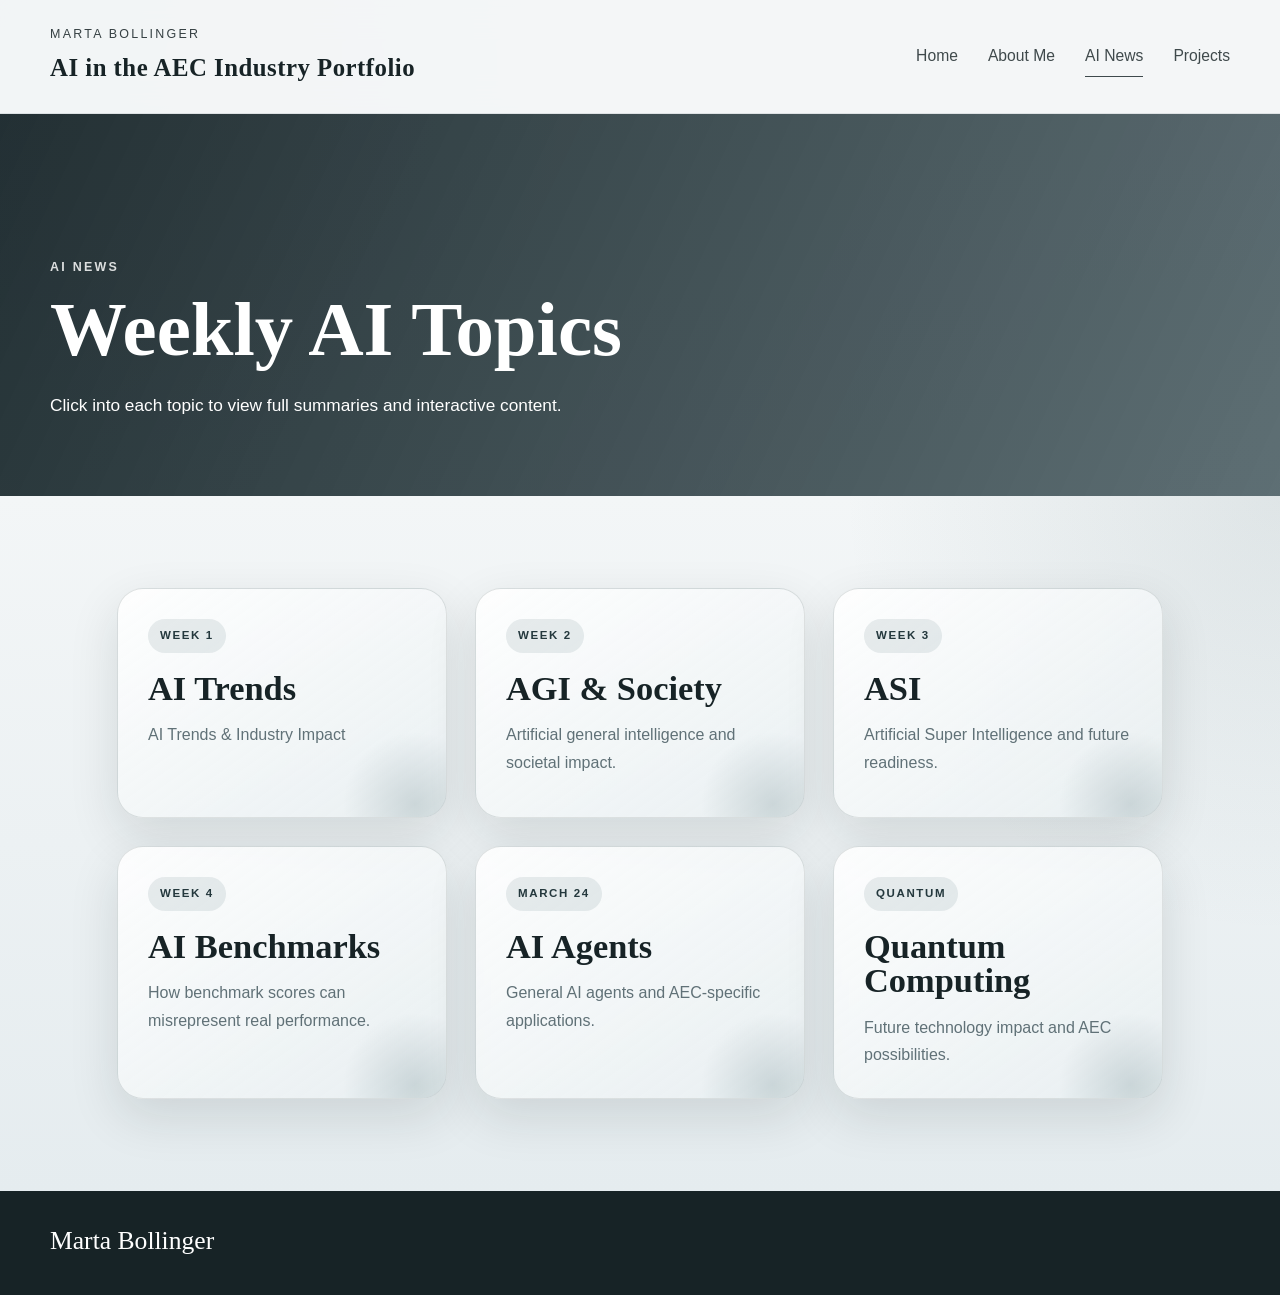
<file: news.html>
<!DOCTYPE html>
<html lang="en">
<head>
  <meta charset="UTF-8" />
  <meta name="viewport" content="width=device-width, initial-scale=1.0"/>
  <title>AI News | Marta Bollinger</title>
  <link rel="stylesheet" href="styles.css" />
</head>
<body>

<header class="site-header site-header--solid">
  <div class="container nav-wrap">
    <a class="brand brand--dark" href="index.html">
      <span class="brand-kicker">Marta Bollinger</span>
      <span class="brand-title">AI in the AEC Industry Portfolio</span>
    </a>
    <nav class="main-nav main-nav--dark">
      <a href="index.html">Home</a>
      <a href="about.html">About Me</a>
      <a href="news.html" class="active">AI News</a>
      <a href="projects.html">Projects</a>
    </nav>
  </div>
</header>

<main>

<section class="page-hero page-hero--olive page-hero--news">
  <div class="container page-hero__inner">
    <p class="eyebrow">AI News</p>
    <h1>Weekly AI Topics</h1>
    <p class="page-subtitle">Click into each topic to view full summaries and interactive content.</p>
  </div>
</section>

<section class="section hub-section">
  <div class="container feature-grid">

    <a href="week1.html" class="feature-card hub-card">
      <span class="hub-card__tag">Week 1</span>
      <h3>AI Trends</h3>
      <p>AI Trends & Industry Impact</p>
    </a>

    <a href="week2.html" class="feature-card hub-card">
      <span class="hub-card__tag">Week 2</span>
      <h3>AGI & Society</h3>
      <p>Artificial general intelligence and societal impact.</p>
    </a>

    <a href="week3.html" class="feature-card hub-card">
      <span class="hub-card__tag">Week 3</span>
      <h3>ASI</h3>
      <p>Artificial Super Intelligence and future readiness.</p>
    </a>

    <a href="week4.html" class="feature-card hub-card">
      <span class="hub-card__tag">Week 4</span>
      <h3>AI Benchmarks</h3>
      <p>How benchmark scores can misrepresent real performance.</p>
    </a>

    <a href="agents.html" class="feature-card hub-card">
      <span class="hub-card__tag">March 24</span>
      <h3>AI Agents</h3>
      <p>General AI agents and AEC-specific applications.</p>
    </a>

    <a href="quantum.html" class="feature-card hub-card">
      <span class="hub-card__tag">Quantum</span>
      <h3>Quantum Computing</h3>
      <p>Future technology impact and AEC possibilities.</p>
    </a>

  </div>
</section>

</main>

<footer class="site-footer">
  <div class="container footer-wrap">
    <p class="footer-title">Marta Bollinger</p>
  </div>
</footer>

</body>
</html>
</file>
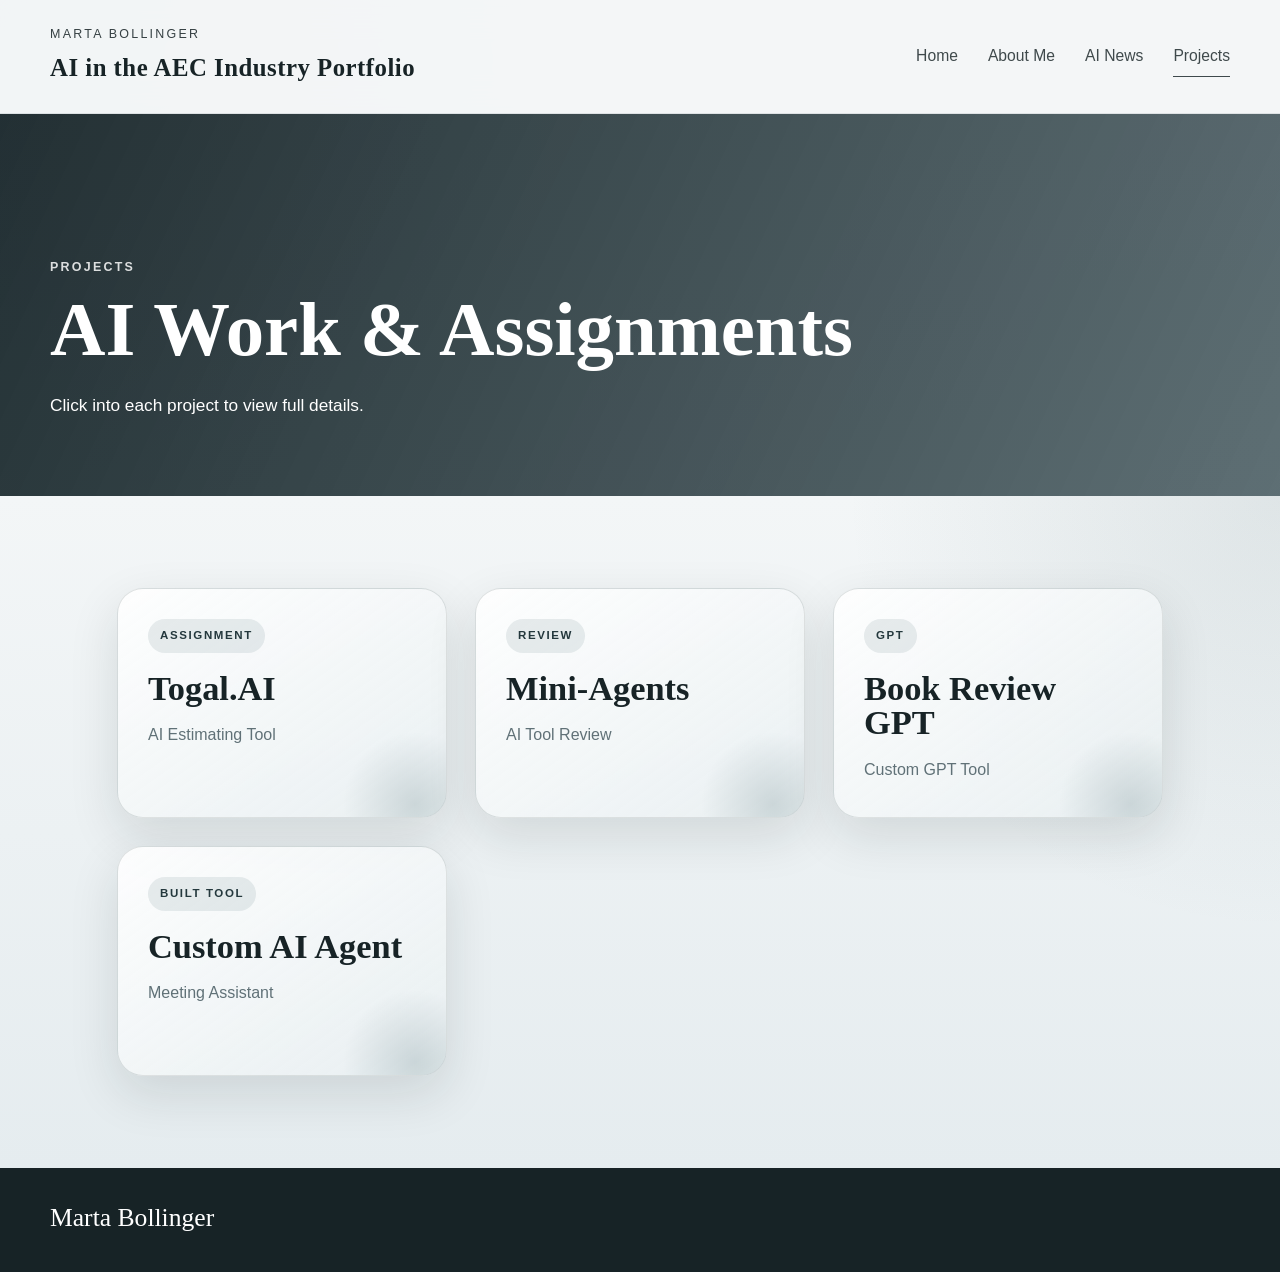
<file: projects.html>
<!DOCTYPE html>
<html lang="en">
<head>
  <meta charset="UTF-8" />
  <meta name="viewport" content="width=device-width, initial-scale=1.0"/>
  <title>Projects | Marta Bollinger</title>
  <link rel="stylesheet" href="styles.css" />
</head>
<body>

<header class="site-header site-header--solid">
  <div class="container nav-wrap">
    <a class="brand brand--dark" href="index.html">
      <span class="brand-kicker">Marta Bollinger</span>
      <span class="brand-title">AI in the AEC Industry Portfolio</span>
    </a>
    <nav class="main-nav main-nav--dark">
      <a href="index.html">Home</a>
      <a href="about.html">About Me</a>
      <a href="news.html">AI News</a>
      <a href="projects.html" class="active">Projects</a>
    </nav>
  </div>
</header>

<main>

<section class="page-hero page-hero--olive page-hero--projects">
  <div class="container page-hero__inner">
    <p class="eyebrow">Projects</p>
    <h1>AI Work & Assignments</h1>
    <p class="page-subtitle">Click into each project to view full details.</p>
  </div>
</section>

<section class="section hub-section">
  <div class="container feature-grid">

    <a href="togal.html" class="feature-card hub-card">
      <span class="hub-card__tag">Assignment</span>
      <h3>Togal.AI</h3>
      <p>AI Estimating Tool</p>
    </a>

    <a href="miniagents.html" class="feature-card hub-card">
      <span class="hub-card__tag">Review</span>
      <h3>Mini-Agents</h3>
      <p>AI Tool Review</p>
    </a>

    <a href="bookgpt.html" class="feature-card hub-card">
      <span class="hub-card__tag">GPT</span>
      <h3>Book Review GPT</h3>
      <p>Custom GPT Tool</p>
    </a>

    <a href="customagent.html" class="feature-card hub-card">
      <span class="hub-card__tag">Built Tool</span>
      <h3>Custom AI Agent</h3>
      <p>Meeting Assistant</p>
    </a>

  </div>
</section>

</main>

<footer class="site-footer">
  <div class="container footer-wrap">
    <p class="footer-title">Marta Bollinger</p>
  </div>
</footer>

</body>
</html>
</file>
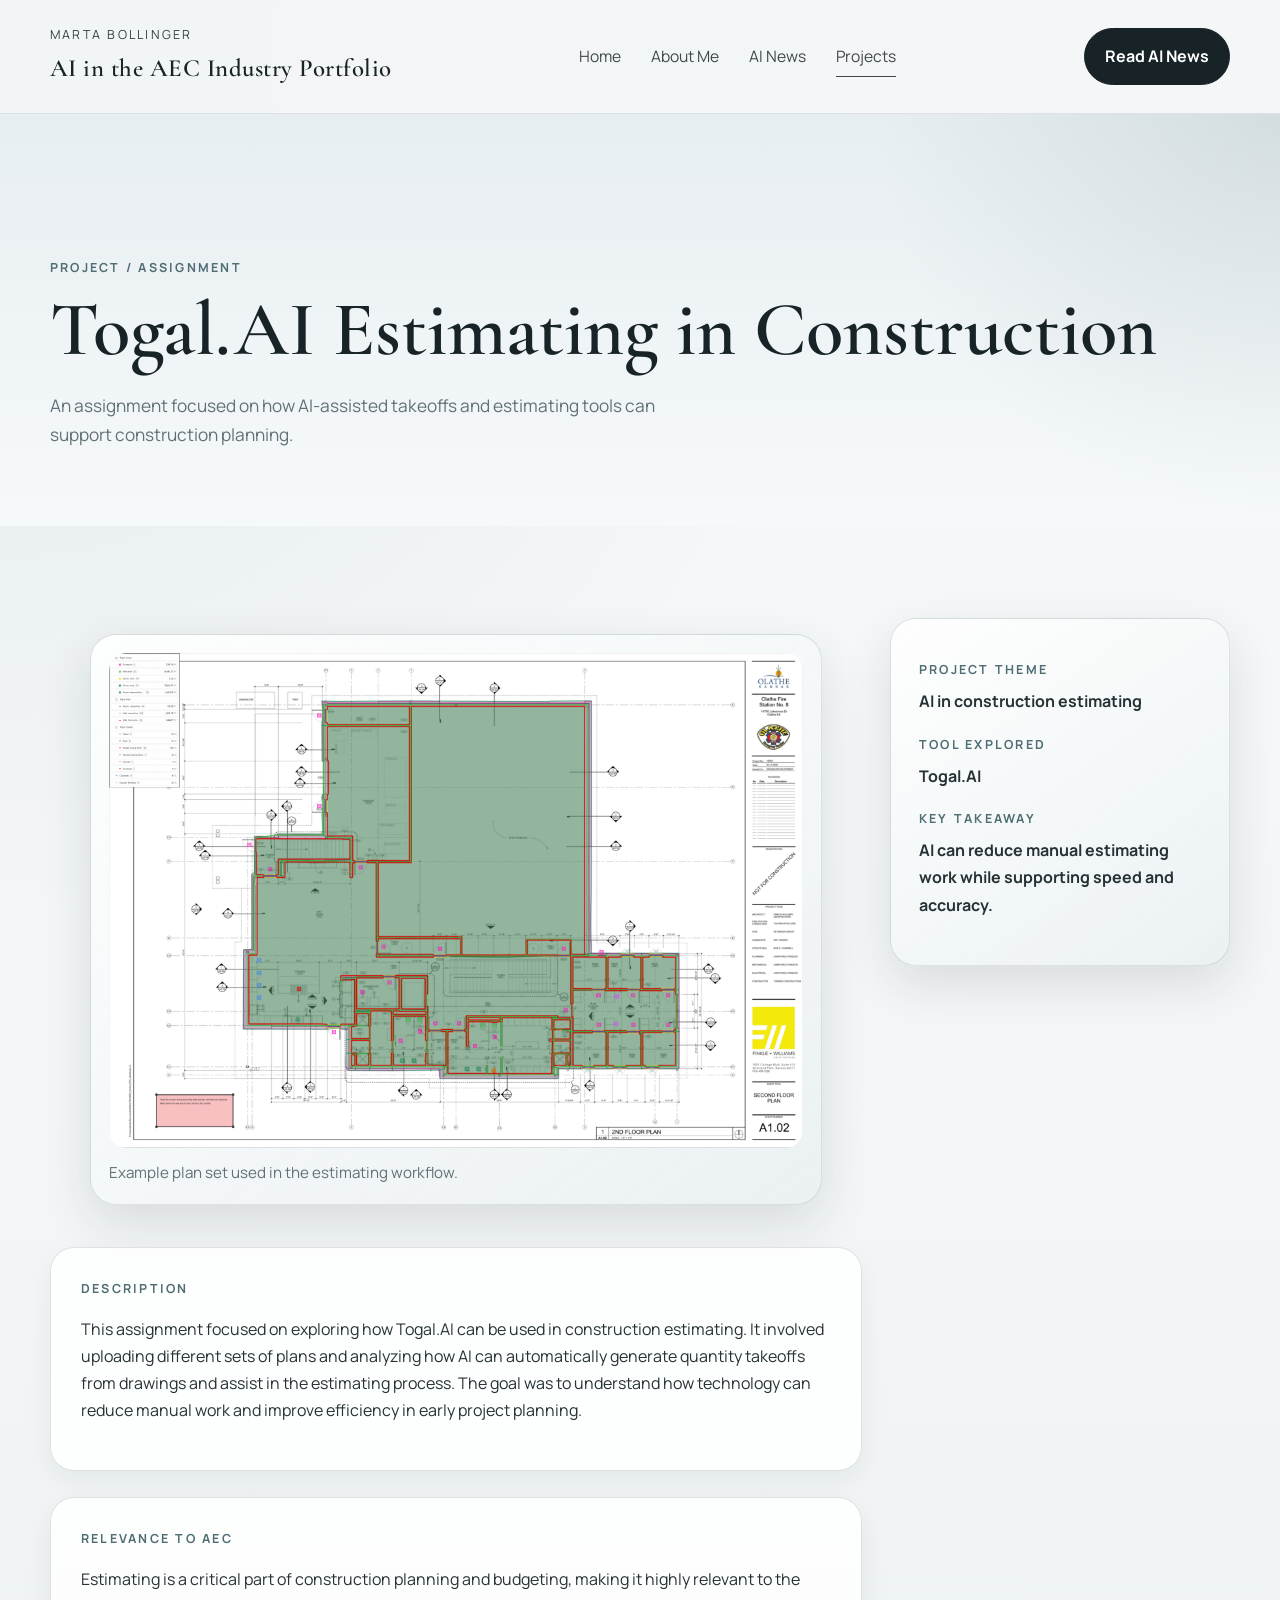
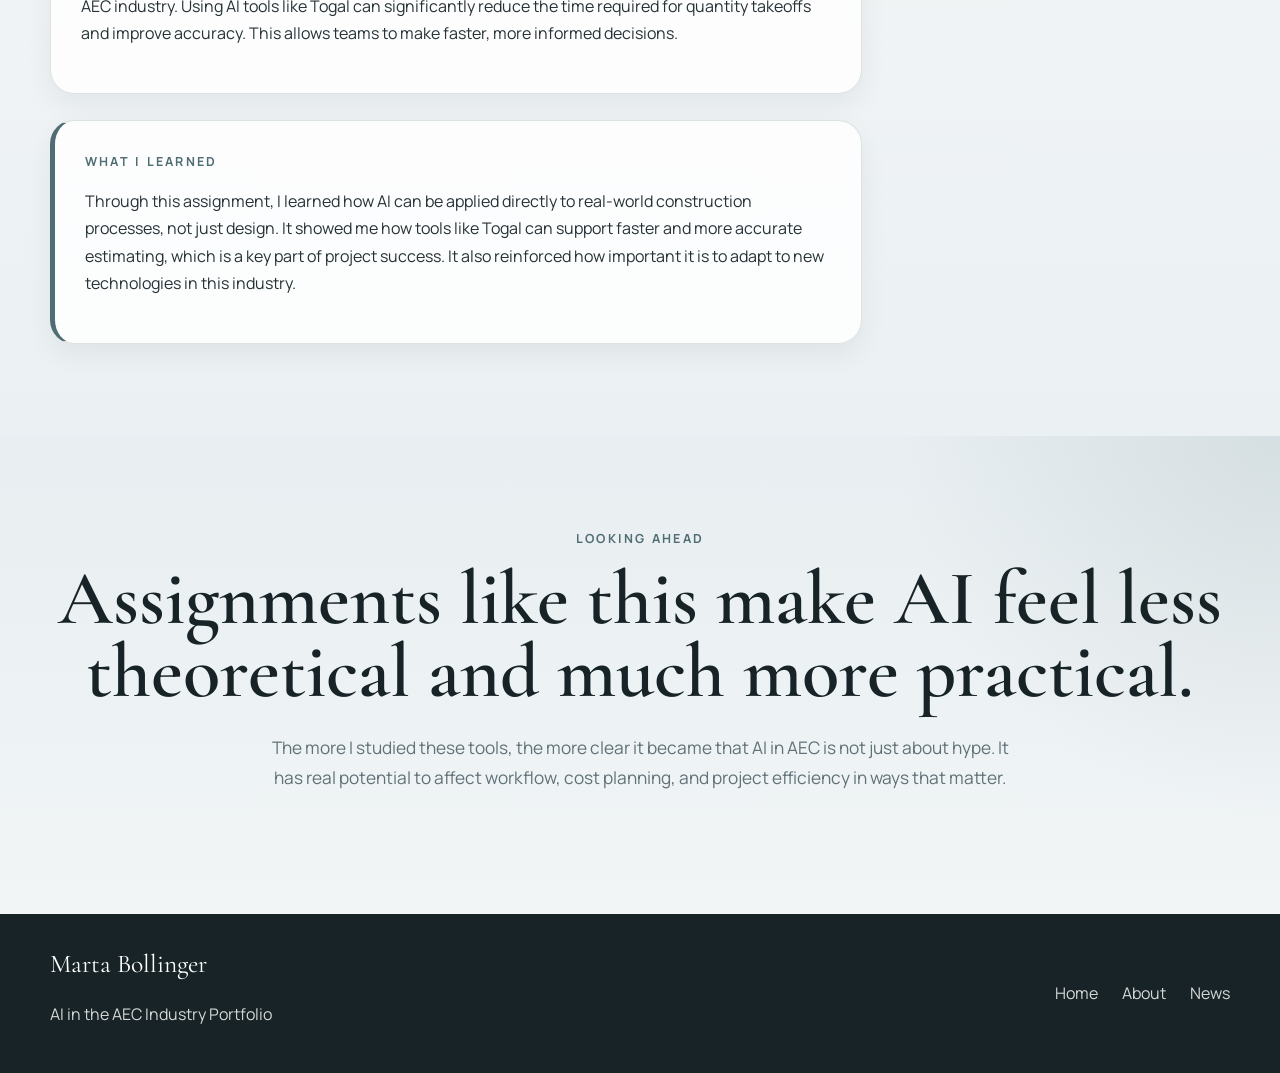
<file: projects1.html>
<!DOCTYPE html>
<html lang="en">
<head>
  <meta charset="UTF-8" />
  <meta name="viewport" content="width=device-width, initial-scale=1.0" />
  <title>Projects | Marta Bollinger</title>
  <link rel="preconnect" href="https://fonts.googleapis.com">
  <link rel="preconnect" href="https://fonts.gstatic.com" crossorigin>
  <link href="https://fonts.googleapis.com/css2?family=Cormorant+Garamond:wght@400;500;600;700&family=Manrope:wght@400;500;600;700&display=swap" rel="stylesheet">
  <link rel="stylesheet" href="styles.css" />
</head>
<body>
  <header class="site-header site-header--solid">
    <div class="container nav-wrap">
      <a class="brand brand--dark" href="index.html">
        <span class="brand-kicker">Marta Bollinger</span>
        <span class="brand-title">AI in the AEC Industry Portfolio</span>
      </a>
      <nav class="main-nav main-nav--dark">
        <a href="index.html">Home</a>
        <a href="about.html">About Me</a>
        <a href="news.html">AI News</a>
        <a href="projects.html" class="active">Projects</a>
      </nav>
      <a class="nav-cta nav-cta--dark" href="news.html">Read AI News</a>
    </div>
  </header>

  <main>
    <section class="page-hero page-hero--stone">
      <div class="container page-hero__inner">
        <p class="eyebrow eyebrow-dark">Project / Assignment</p>
        <h1>Togal.AI Estimating in Construction</h1>
        <p class="page-subtitle page-subtitle--dark">An assignment focused on how AI-assisted takeoffs and estimating tools can support construction planning.</p>
      </div>
    </section>

    <section class="section">
      <div class="container project-layout">
        <div class="project-main">
          <figure class="project-visual card-soft">
            <img src="site-assets/togal-floorplan.png" alt="Floor plan used in the Togal.AI estimating assignment" />
            <figcaption>Example plan set used in the estimating workflow.</figcaption>
          </figure>

          <div class="content-block">
            <p class="section-label">Description</p>
            <p>
              This assignment focused on exploring how Togal.AI can be used in construction estimating. It involved uploading different sets of plans and analyzing how AI can automatically generate quantity takeoffs from drawings and assist in the estimating process. The goal was to understand how technology can reduce manual work and improve efficiency in early project planning.
            </p>
          </div>

          <div class="content-block">
            <p class="section-label">Relevance to AEC</p>
            <p>
              Estimating is a critical part of construction planning and budgeting, making it highly relevant to the AEC industry. Using AI tools like Togal can significantly reduce the time required for quantity takeoffs and improve accuracy. This allows teams to make faster, more informed decisions.
            </p>
          </div>

          <div class="content-block bordered-block">
            <p class="section-label">What I Learned</p>
            <p>
              Through this assignment, I learned how AI can be applied directly to real-world construction processes, not just design. It showed me how tools like Togal can support faster and more accurate estimating, which is a key part of project success. It also reinforced how important it is to adapt to new technologies in this industry.
            </p>
          </div>
        </div>

        <aside class="project-sidebar">
          <div class="card-soft">
            <p class="meta-label">Project Theme</p>
            <p class="meta-value">AI in construction estimating</p>
            <p class="meta-label">Tool Explored</p>
            <p class="meta-value">Togal.AI</p>
            <p class="meta-label">Key Takeaway</p>
            <p class="meta-value">AI can reduce manual estimating work while supporting speed and accuracy.</p>
          </div>
        </aside>
      </div>
    </section>

    <section class="section muted-bg">
      <div class="container">
        <div class="section-heading section-heading--center">
          <p class="section-label">Looking Ahead</p>
          <h2>Assignments like this make AI feel less theoretical and much more practical.</h2>
          <p class="page-subtitle page-subtitle--dark page-subtitle--narrow">
            The more I studied these tools, the more clear it became that AI in AEC is not just about hype. It has real potential to affect workflow, cost planning, and project efficiency in ways that matter.
          </p>
        </div>
      </div>
    </section>
  </main>

  <footer class="site-footer">
    <div class="container footer-wrap">
      <div>
        <p class="footer-title">Marta Bollinger</p>
        <p>AI in the AEC Industry Portfolio</p>
      </div>
      <div class="footer-links">
        <a href="index.html">Home</a>
        <a href="about.html">About</a>
        <a href="news.html">News</a>
      </div>
    </div>
  </footer>
</body>
</html>
</file>
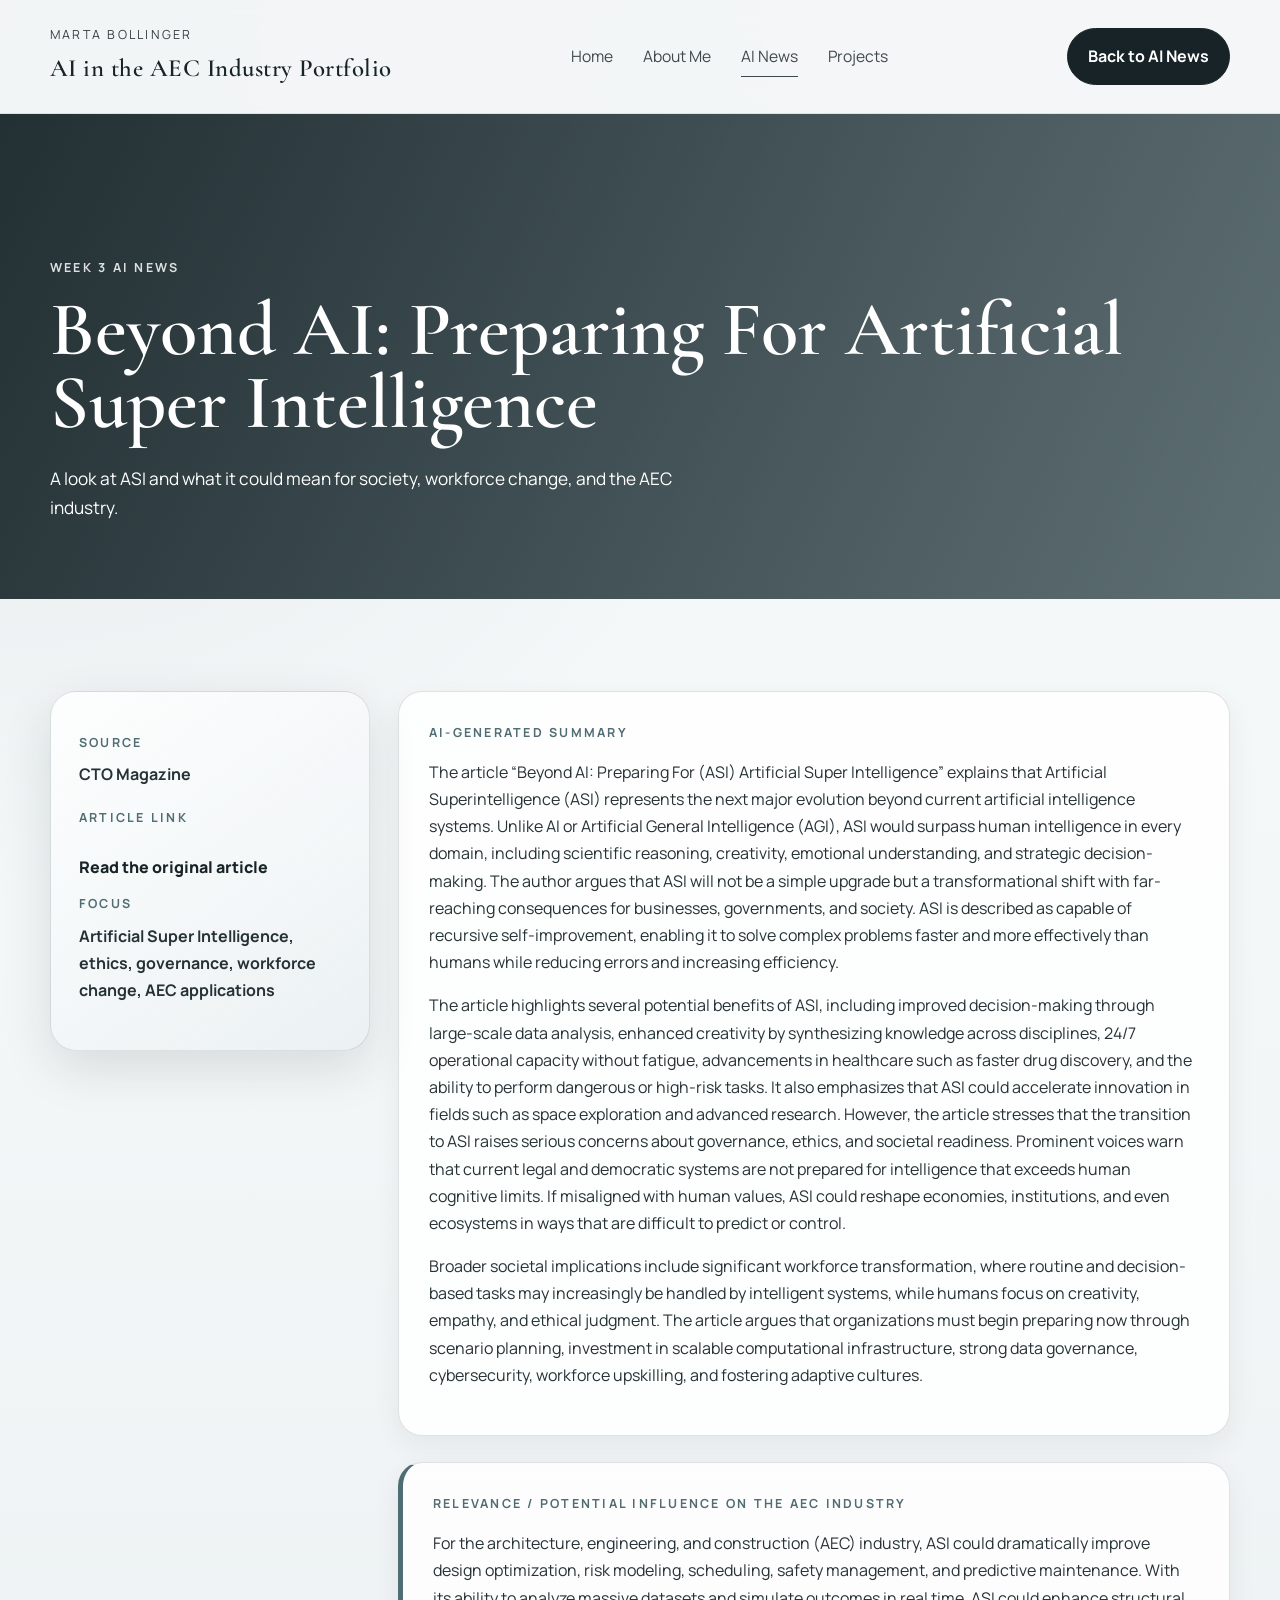
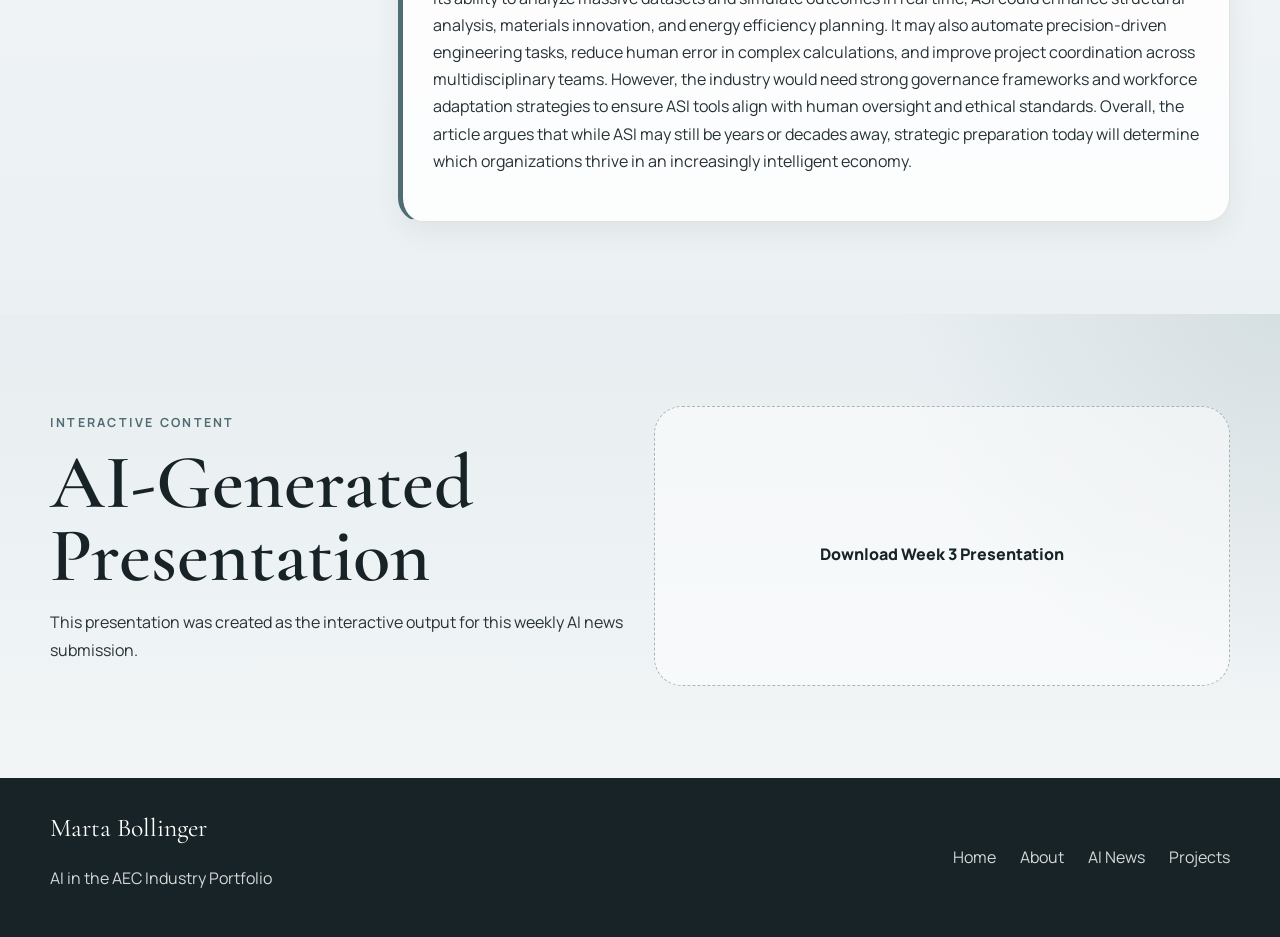
<file: week3.html>
<!DOCTYPE html>
<html lang="en">
<head>
  <meta charset="UTF-8" />
  <meta name="viewport" content="width=device-width, initial-scale=1.0" />
  <title>Week 3 AI News | Marta Bollinger</title>
  <link rel="preconnect" href="https://fonts.googleapis.com">
  <link rel="preconnect" href="https://fonts.gstatic.com" crossorigin>
  <link href="https://fonts.googleapis.com/css2?family=Cormorant+Garamond:wght@400;500;600;700&family=Manrope:wght@400;500;600;700&display=swap" rel="stylesheet">
  <link rel="stylesheet" href="styles.css" />
</head>
<body>
  <header class="site-header site-header--solid">
    <div class="container nav-wrap">
      <a class="brand brand--dark" href="index.html">
        <span class="brand-kicker">Marta Bollinger</span>
        <span class="brand-title">AI in the AEC Industry Portfolio</span>
      </a>
      <nav class="main-nav main-nav--dark">
        <a href="index.html">Home</a>
        <a href="about.html">About Me</a>
        <a href="news.html" class="active">AI News</a>
        <a href="projects.html">Projects</a>
      </nav>
      <a class="nav-cta nav-cta--dark" href="news.html">Back to AI News</a>
    </div>
  </header>

  <main>
    <section class="page-hero page-hero--olive">
      <div class="container page-hero__inner">
        <p class="eyebrow">Week 3 AI News</p>
        <h1>Beyond AI: Preparing For Artificial Super Intelligence</h1>
        <p class="page-subtitle">A look at ASI and what it could mean for society, workforce change, and the AEC industry.</p>
      </div>
    </section>

    <section class="section article-section">
      <div class="container article-layout">
        <aside class="article-meta card-soft">
          <p class="meta-label">Source</p>
          <p class="meta-value">CTO Magazine</p>

          <p class="meta-label">Article Link</p>
          <a class="external-link" href="https://ctomagazine.com/preparing-for-artificial-super-intelligence-beyond-ai/" target="_blank" rel="noopener noreferrer">Read the original article</a>

          <p class="meta-label">Focus</p>
          <p class="meta-value">Artificial Super Intelligence, ethics, governance, workforce change, AEC applications</p>
        </aside>

        <article class="article-content">
          <div class="content-block">
            <p class="section-label">AI-Generated Summary</p>

            <p>
              The article “Beyond AI: Preparing For (ASI) Artificial Super Intelligence” explains that Artificial Superintelligence (ASI) represents the next major evolution beyond current artificial intelligence systems. Unlike AI or Artificial General Intelligence (AGI), ASI would surpass human intelligence in every domain, including scientific reasoning, creativity, emotional understanding, and strategic decision-making. The author argues that ASI will not be a simple upgrade but a transformational shift with far-reaching consequences for businesses, governments, and society. ASI is described as capable of recursive self-improvement, enabling it to solve complex problems faster and more effectively than humans while reducing errors and increasing efficiency.
            </p>

            <p>
              The article highlights several potential benefits of ASI, including improved decision-making through large-scale data analysis, enhanced creativity by synthesizing knowledge across disciplines, 24/7 operational capacity without fatigue, advancements in healthcare such as faster drug discovery, and the ability to perform dangerous or high-risk tasks. It also emphasizes that ASI could accelerate innovation in fields such as space exploration and advanced research. However, the article stresses that the transition to ASI raises serious concerns about governance, ethics, and societal readiness. Prominent voices warn that current legal and democratic systems are not prepared for intelligence that exceeds human cognitive limits. If misaligned with human values, ASI could reshape economies, institutions, and even ecosystems in ways that are difficult to predict or control.
            </p>

            <p>
              Broader societal implications include significant workforce transformation, where routine and decision-based tasks may increasingly be handled by intelligent systems, while humans focus on creativity, empathy, and ethical judgment. The article argues that organizations must begin preparing now through scenario planning, investment in scalable computational infrastructure, strong data governance, cybersecurity, workforce upskilling, and fostering adaptive cultures.
            </p>
          </div>

          <div class="content-block bordered-block">
            <p class="section-label">Relevance / Potential Influence on the AEC Industry</p>

            <p>
              For the architecture, engineering, and construction (AEC) industry, ASI could dramatically improve design optimization, risk modeling, scheduling, safety management, and predictive maintenance. With its ability to analyze massive datasets and simulate outcomes in real time, ASI could enhance structural analysis, materials innovation, and energy efficiency planning. It may also automate precision-driven engineering tasks, reduce human error in complex calculations, and improve project coordination across multidisciplinary teams. However, the industry would need strong governance frameworks and workforce adaptation strategies to ensure ASI tools align with human oversight and ethical standards. Overall, the article argues that while ASI may still be years or decades away, strategic preparation today will determine which organizations thrive in an increasingly intelligent economy.
            </p>
          </div>
        </article>
      </div>
    </section>

    <section class="section muted-bg">
      <div class="container podcast-panel">
        <div>
          <p class="section-label">Interactive Content</p>
          <h2>AI-Generated Presentation</h2>
          <p>
            This presentation was created as the interactive output for this weekly AI news submission.
          </p>
        </div>

        <div class="podcast-placeholder">
          <a class="external-link" href="Week3.pdf" target="_blank" rel="noopener noreferrer">Download Week 3 Presentation</a>
        </div>
      </div>
    </section>
  </main>

  <footer class="site-footer">
    <div class="container footer-wrap">
      <div>
        <p class="footer-title">Marta Bollinger</p>
        <p>AI in the AEC Industry Portfolio</p>
      </div>
      <div class="footer-links">
        <a href="index.html">Home</a>
        <a href="about.html">About</a>
        <a href="news.html">AI News</a>
        <a href="projects.html">Projects</a>
      </div>
    </div>
  </footer>
</body>
</html>
</file>
<file: styles.css>
:root {
  --olive-900: #172326;
  --olive-800: #24383d;
  --olive-700: #4f6d73;

  --stone-100: #f3f6f7;
  --stone-200: #e5ecef;
  --stone-300: #cbd7dc;

  --ink: #172326;
  --text: #263236;
  --muted: #607177;
  --white: #ffffff;

  --card: rgba(255, 255, 255, 0.76);
  --border: rgba(35, 56, 61, 0.14);
  --shadow: 0 18px 50px rgba(18, 32, 36, 0.12);
  --radius: 26px;
  --radius-sm: 18px;
  --max-width: 1180px;
}

* {
  box-sizing: border-box;
}

html {
  scroll-behavior: smooth;
}

body {
  margin: 0;
  font-family: 'Manrope', sans-serif;
  color: var(--text);
  background:
    radial-gradient(circle at top left, rgba(79, 109, 115, 0.13), transparent 32%),
    linear-gradient(180deg, #f7fafb 0%, var(--stone-100) 45%, var(--stone-200) 100%);
  line-height: 1.7;
}

img {
  max-width: 100%;
  display: block;
}

a {
  color: inherit;
  text-decoration: none;
}

.container {
  width: min(calc(100% - 48px), var(--max-width));
  margin: 0 auto;
}

/* Header */

.site-header {
  width: 100%;
  z-index: 20;
}

.site-header--overlay {
  position: absolute;
  top: 0;
  left: 0;
}

.site-header--solid {
  position: sticky;
  top: 0;
  background: rgba(243, 246, 247, 0.92);
  backdrop-filter: blur(16px);
  border-bottom: 1px solid rgba(35, 56, 61, 0.1);
}

.nav-wrap {
  display: flex;
  align-items: center;
  justify-content: space-between;
  gap: 24px;
  padding: 24px 0;
}

.brand {
  display: flex;
  flex-direction: column;
  gap: 2px;
  color: var(--white);
}

.brand--dark {
  color: var(--ink);
}

.brand-kicker {
  font-size: 0.78rem;
  letter-spacing: 0.18em;
  text-transform: uppercase;
  opacity: 0.86;
}

.brand-title {
  font-family: 'Cormorant Garamond', serif;
  font-size: 1.55rem;
  font-weight: 600;
  letter-spacing: 0.02em;
}

.main-nav {
  display: flex;
  gap: 30px;
  align-items: center;
}

.main-nav a {
  color: rgba(255, 255, 255, 0.88);
  font-size: 0.98rem;
  position: relative;
}

.main-nav--dark a {
  color: rgba(23, 35, 38, 0.82);
}

.main-nav a::after {
  content: "";
  position: absolute;
  left: 0;
  bottom: -7px;
  width: 100%;
  height: 1px;
  background: currentColor;
  transform: scaleX(0);
  transform-origin: left;
  transition: transform 0.28s ease;
}

.main-nav a:hover::after,
.main-nav a.active::after {
  transform: scaleX(1);
}

.nav-cta {
  padding: 14px 20px;
  border-radius: 999px;
  background: rgba(255, 255, 255, 0.14);
  border: 1px solid rgba(255, 255, 255, 0.24);
  color: var(--white);
  font-weight: 700;
}

.nav-cta--dark {
  background: var(--olive-900);
  color: var(--white);
  border-color: var(--olive-900);
}

/* Typography */

.eyebrow,
.section-label,
.meta-label {
  text-transform: uppercase;
  letter-spacing: 0.18em;
  font-size: 0.78rem;
  font-weight: 700;
}

.eyebrow {
  color: rgba(255, 255, 255, 0.84);
  margin-bottom: 16px;
}

.eyebrow-dark {
  color: var(--olive-700);
}

.section-label {
  color: var(--olive-700);
  margin: 0 0 14px;
  display: block;
}

.hero h1,
.page-hero h1,
.section h2,
.statement-card__content h2 {
  margin: 0;
  font-family: 'Cormorant Garamond', serif;
  font-size: clamp(3rem, 6vw, 5.4rem);
  line-height: 0.95;
  font-weight: 600;
  color: var(--ink);
}

.hero h1 {
  color: var(--white);
}

.hero-text,
.page-subtitle {
  font-size: 1.08rem;
  max-width: 640px;
  margin: 24px 0 0;
}

.page-subtitle--dark {
  color: var(--muted);
}

.page-subtitle--narrow {
  max-width: 760px;
  margin-left: auto;
  margin-right: auto;
}

/* Home hero */

.hero {
  min-height: 100vh;
  position: relative;
  display: flex;
  align-items: center;
  overflow: hidden;
}

.hero-home {
  background:
    linear-gradient(to right, rgba(18, 32, 36, 0.86), rgba(30, 53, 60, 0.54)),
    url('https://images.unsplash.com/photo-1517048676732-d65bc937f952?auto=format&fit=crop&w=1800&q=80') center center / cover no-repeat;
}

.hero-overlay {
  position: absolute;
  inset: 0;
  background:
    radial-gradient(circle at top right, rgba(255, 255, 255, 0.16), transparent 28%),
    radial-gradient(circle at bottom left, rgba(79, 109, 115, 0.24), transparent 32%);
}

.hero-content,
.page-hero__inner {
  position: relative;
  z-index: 1;
}

.hero-content {
  color: var(--white);
  max-width: 760px;
  padding-top: 110px;
}

.hero-actions {
  display: flex;
  gap: 16px;
  margin-top: 34px;
  flex-wrap: wrap;
}

/* Buttons */

.btn {
  display: inline-flex;
  align-items: center;
  justify-content: center;
  padding: 15px 24px;
  border-radius: 999px;
  font-weight: 800;
  transition: transform 0.2s ease, background 0.2s ease, color 0.2s ease, box-shadow 0.2s ease;
}

.btn:hover,
.nav-cta:hover {
  transform: translateY(-2px);
}

.btn-light {
  background: var(--white);
  color: var(--ink);
}

.btn-outline-light {
  color: var(--white);
  border: 1px solid rgba(255, 255, 255, 0.42);
  background: rgba(255, 255, 255, 0.08);
}

.btn-dark {
  background: var(--olive-900);
  color: var(--white);
}

/* Sections */

.section {
  padding: 92px 0;
}

.intro-section {
  background: linear-gradient(180deg, #f7fafb 0%, #eef3f5 100%);
}

.muted-bg {
  background:
    radial-gradient(circle at top right, rgba(79, 109, 115, 0.12), transparent 28%),
    linear-gradient(180deg, #e8eef1 0%, #f1f5f6 100%);
}

.split-grid,
.feature-grid,
.value-grid,
.article-layout,
.project-layout,
.podcast-panel,
.footer-wrap,
.about-layout {
  display: grid;
  gap: 28px;
}

/* Portfolio Focus */

.portfolio-focus {
  background:
    linear-gradient(180deg, #edf3f5 0%, #f6f9fa 100%);
  padding: 100px 0 72px;
}

.portfolio-focus-grid {
  display: grid;
  grid-template-columns: 1.1fr 0.95fr;
  gap: 70px;
  align-items: start;
}

.portfolio-focus-left h2 {
  font-size: clamp(3rem, 6vw, 6.2rem);
  line-height: 0.94;
  letter-spacing: -0.03em;
  margin-top: 16px;
  margin-bottom: 0;
}

.portfolio-focus-right p {
  font-size: 1.08rem;
  line-height: 1.8;
  max-width: 640px;
  margin: 0;
}

.portfolio-focus-image {
  max-width: 620px;
  width: calc(100% - 48px);
  margin: 44px auto 0;
}

.portfolio-focus-image img {
  width: 100%;
  height: auto;
  border-radius: 22px;
  box-shadow: 0 18px 45px rgba(18, 32, 36, 0.16);
}

/* Section headings */

.section-heading {
  display: block;
  margin-bottom: 30px;
}

.section-heading h2 {
  margin-top: 0;
}

.section-heading--center {
  text-align: center;
}

/* Cards */

.feature-grid {
  grid-template-columns: repeat(auto-fit, minmax(260px, 330px));
  justify-content: center;
  align-items: stretch;
  gap: 28px;
}

.feature-card,
.value-card,
.card-soft {
  background:
    linear-gradient(145deg, rgba(255, 255, 255, 0.88), rgba(232, 239, 241, 0.74));
  border: 1px solid rgba(35, 56, 61, 0.14);
  border-radius: var(--radius);
  padding: 28px;
  box-shadow: var(--shadow);
}

.feature-card {
  position: relative;
  overflow: hidden;
  transition: transform 0.22s ease, box-shadow 0.22s ease, border-color 0.22s ease;
}

.feature-card::before {
  content: "";
  position: absolute;
  inset: auto -44px -62px auto;
  width: 150px;
  height: 150px;
  background: radial-gradient(circle, rgba(79, 109, 115, 0.2), transparent 68%);
  pointer-events: none;
}

.feature-card:hover {
  transform: translateY(-5px);
  box-shadow: 0 24px 60px rgba(18, 32, 36, 0.16);
  border-color: rgba(79, 109, 115, 0.32);
}

.feature-card__number {
  font-family: 'Cormorant Garamond', serif;
  font-size: 2rem;
  color: var(--olive-700);
  margin-bottom: 18px;
}

.feature-card h3,
.value-card h3 {
  font-family: 'Cormorant Garamond', serif;
  font-size: 2rem;
  line-height: 1;
  margin: 0 0 10px;
  color: var(--ink);
}

.feature-card p,
.value-card p {
  color: var(--muted);
  margin-bottom: 0;
}

.feature-card a,
.external-link {
  display: inline-block;
  margin-top: 18px;
  color: var(--olive-900);
  font-weight: 800;
}

.cards-section .feature-grid {
  grid-template-columns: repeat(3, minmax(260px, 320px));
  justify-content: center;
}

.cards-section .feature-card {
  max-width: 320px;
}

/* Hub cards for News and Projects */

.hub-section {
  background:
    radial-gradient(circle at top right, rgba(79, 109, 115, 0.12), transparent 30%),
    linear-gradient(180deg, #f3f6f7 0%, #e5ecef 100%);
}

.hub-card {
  min-height: 230px;
  padding: 30px;
}

.hub-card__tag {
  display: inline-flex;
  margin-bottom: 18px;
  padding: 7px 12px;
  border-radius: 999px;
  background: rgba(79, 109, 115, 0.12);
  color: var(--olive-800);
  font-size: 0.72rem;
  letter-spacing: 0.14em;
  text-transform: uppercase;
  font-weight: 800;
}

.hub-card h3 {
  font-size: 2.15rem;
}

/* Statement card */

.statement-card {
  display: grid;
  grid-template-columns: 1.08fr 1fr;
  gap: 0;
  background: var(--white);
  border-radius: 34px;
  overflow: hidden;
  box-shadow: var(--shadow);
}

.statement-card__image {
  min-height: 520px;
  background:
    linear-gradient(to top, rgba(18, 32, 36, 0.12), rgba(18, 32, 36, 0.02)),
    url('bottompage.jpeg') center center / cover no-repeat;
}

.statement-card__content {
  padding: 56px;
  display: flex;
  flex-direction: column;
  justify-content: center;
}

/* Page heroes */

.page-hero {
  padding: 130px 0 76px;
}

.page-hero--light {
  background: linear-gradient(180deg, #f6f9fa 0%, #e8eef1 100%);
}

.page-hero--olive {
  background:
    linear-gradient(115deg, rgba(18, 32, 36, 0.92), rgba(30, 53, 60, 0.7)),
    url('https://images.unsplash.com/photo-1518005020951-eccb494ad742?auto=format&fit=crop&w=1800&q=80') center center / cover no-repeat;
}

.page-hero--news {
  background:
    linear-gradient(115deg, rgba(18, 32, 36, 0.92), rgba(30, 53, 60, 0.7)),
    url('https://images.unsplash.com/photo-1518005020951-eccb494ad742?auto=format&fit=crop&w=1800&q=80') center center / cover no-repeat;
}

.page-hero--projects {
  background:
    linear-gradient(115deg, rgba(18, 32, 36, 0.92), rgba(30, 53, 60, 0.7)),
    url('https://images.unsplash.com/photo-1497366754035-f200968a6e72?auto=format&fit=crop&w=1800&q=80') center center / cover no-repeat;
}

.page-hero--olive h1,
.page-hero--olive .page-subtitle {
  color: var(--white);
}

.page-hero--stone {
  background:
    radial-gradient(circle at top right, rgba(79, 109, 115, 0.13), transparent 30%),
    linear-gradient(180deg, #e7eef1 0%, #f6f9fa 100%);
}

/* About */

.about-layout {
  grid-template-columns: 0.92fr 1.08fr;
  align-items: center;
}

.about-image {
  min-height: 620px;
  border-radius: 30px;
  background:
    linear-gradient(to top, rgba(18, 32, 36, 0.18), rgba(18, 32, 36, 0.08)),
    url('imgpic.png') center center / cover no-repeat;
  box-shadow: var(--shadow);
}

.about-copy {
  padding: 10px 10px 10px 22px;
}

.value-grid {
  grid-template-columns: repeat(3, 1fr);
}

/* Article pages */

.article-layout {
  grid-template-columns: 320px 1fr;
  align-items: start;
}

.article-meta {
  position: sticky;
  top: 110px;
}

.meta-label {
  color: var(--olive-700);
  margin-bottom: 8px;
}

.meta-value {
  margin: 0 0 18px;
  font-weight: 700;
}

.article-content,
.project-main {
  display: grid;
  gap: 26px;
}

.content-block {
  background: rgba(255, 255, 255, 0.84);
  border: 1px solid var(--border);
  border-radius: 24px;
  padding: 30px;
  box-shadow: 0 10px 28px rgba(18, 32, 36, 0.06);
}

.bordered-block {
  border-left: 5px solid var(--olive-700);
}

/* Podcast / media */

.podcast-panel {
  grid-template-columns: 1fr 1fr;
  align-items: center;
}

.podcast-placeholder {
  min-height: 280px;
  border: 1px dashed rgba(35, 56, 61, 0.35);
  border-radius: 28px;
  background: rgba(255, 255, 255, 0.52);
  display: flex;
  flex-direction: column;
  gap: 16px;
  align-items: center;
  justify-content: center;
  color: var(--olive-700);
  font-weight: 800;
  text-align: center;
  padding: 24px;
}

.podcast-placeholder video {
  width: 100%;
  max-height: 260px;
  object-fit: contain;
  border-radius: 18px;
}

.podcast-placeholder audio {
  width: 100%;
}

/* Projects */

.project-layout {
  grid-template-columns: 1.1fr 340px;
  align-items: start;
}

.project-sidebar {
  position: sticky;
  top: 110px;
}

.project-visual {
  padding: 18px;
}

.project-visual img {
  border-radius: 18px;
  width: 100%;
  object-fit: cover;
}

.project-visual figcaption {
  margin-top: 12px;
  color: var(--muted);
  font-size: 0.95rem;
}

.podcast-card {
  background: rgba(255, 255, 255, 0.64);
  border: 1px solid var(--border);
  border-radius: 28px;
  padding: 34px;
  box-shadow: var(--shadow);
}

.audio-shell {
  background: rgba(35, 56, 61, 0.06);
  border: 1px solid rgba(35, 56, 61, 0.12);
  border-radius: 24px;
  padding: 26px;
}

.audio-title {
  margin: 0 0 14px;
  font-family: 'Cormorant Garamond', serif;
  font-size: 2rem;
  color: var(--ink);
}

.podcast-audio {
  width: 100%;
}

.audio-note {
  margin: 12px 0 0;
  color: var(--muted);
  font-size: 0.95rem;
}

/* Footer */

.site-footer {
  background: var(--olive-900);
  color: rgba(255, 255, 255, 0.82);
  padding: 28px 0;
}

.footer-wrap {
  grid-template-columns: 1fr auto;
  align-items: center;
}

.footer-title {
  font-family: 'Cormorant Garamond', serif;
  color: var(--white);
  font-size: 1.6rem;
  margin: 0 0 4px;
}

.footer-links {
  display: flex;
  gap: 24px;
}

/* Responsive */

@media (max-width: 980px) {
  .nav-wrap {
    flex-wrap: wrap;
    justify-content: center;
    text-align: center;
  }

  .main-nav {
    order: 3;
    width: 100%;
    justify-content: center;
    flex-wrap: wrap;
  }

  .split-grid,
  .feature-grid,
  .value-grid,
  .article-layout,
  .project-layout,
  .podcast-panel,
  .about-layout,
  .statement-card,
  .footer-wrap,
  .portfolio-focus-grid {
    grid-template-columns: 1fr;
  }

  .cards-section .feature-grid {
    grid-template-columns: 1fr;
  }

  .cards-section .feature-card,
  .hub-section .feature-card {
    max-width: 440px;
    justify-self: center;
    width: 100%;
  }

  .statement-card__image,
  .about-image {
    min-height: 380px;
  }

  .statement-card__content,
  .about-copy {
    padding: 32px;
  }

  .article-meta,
  .project-sidebar,
  .site-header--solid {
    position: relative;
    top: 0;
  }

  .portfolio-focus-grid {
    gap: 28px;
  }

  .portfolio-focus-left h2 {
    font-size: clamp(2.5rem, 12vw, 4.5rem);
  }
}

@media (max-width: 640px) {
  .container {
    width: min(calc(100% - 30px), var(--max-width));
  }

  .hero {
    min-height: 92vh;
  }

  .hero-content {
    padding-top: 150px;
  }

  .hero h1,
  .page-hero h1,
  .section h2,
  .statement-card__content h2 {
    font-size: clamp(2.5rem, 11vw, 4rem);
  }

  .section {
    padding: 72px 0;
  }

  .nav-cta,
  .btn {
    width: 100%;
  }

  .hero-actions {
    flex-direction: column;
  }
}
</file>
